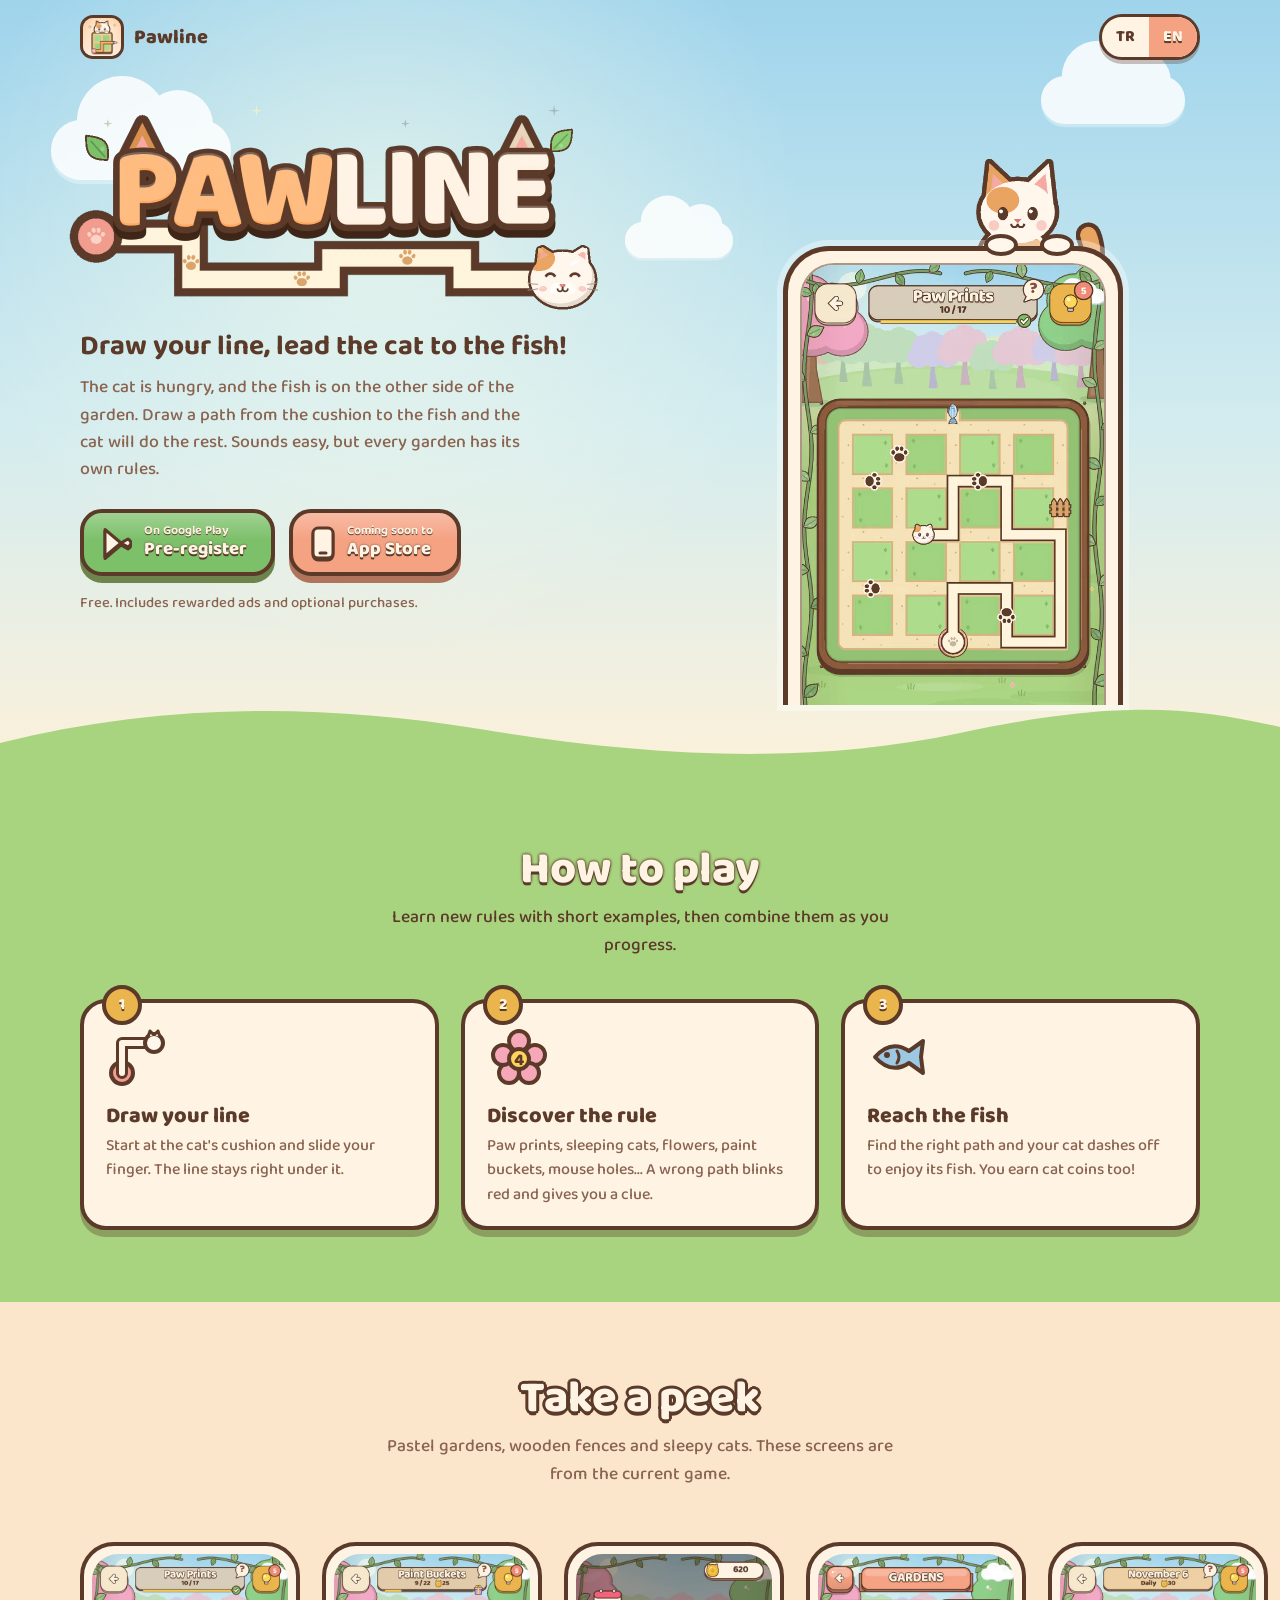
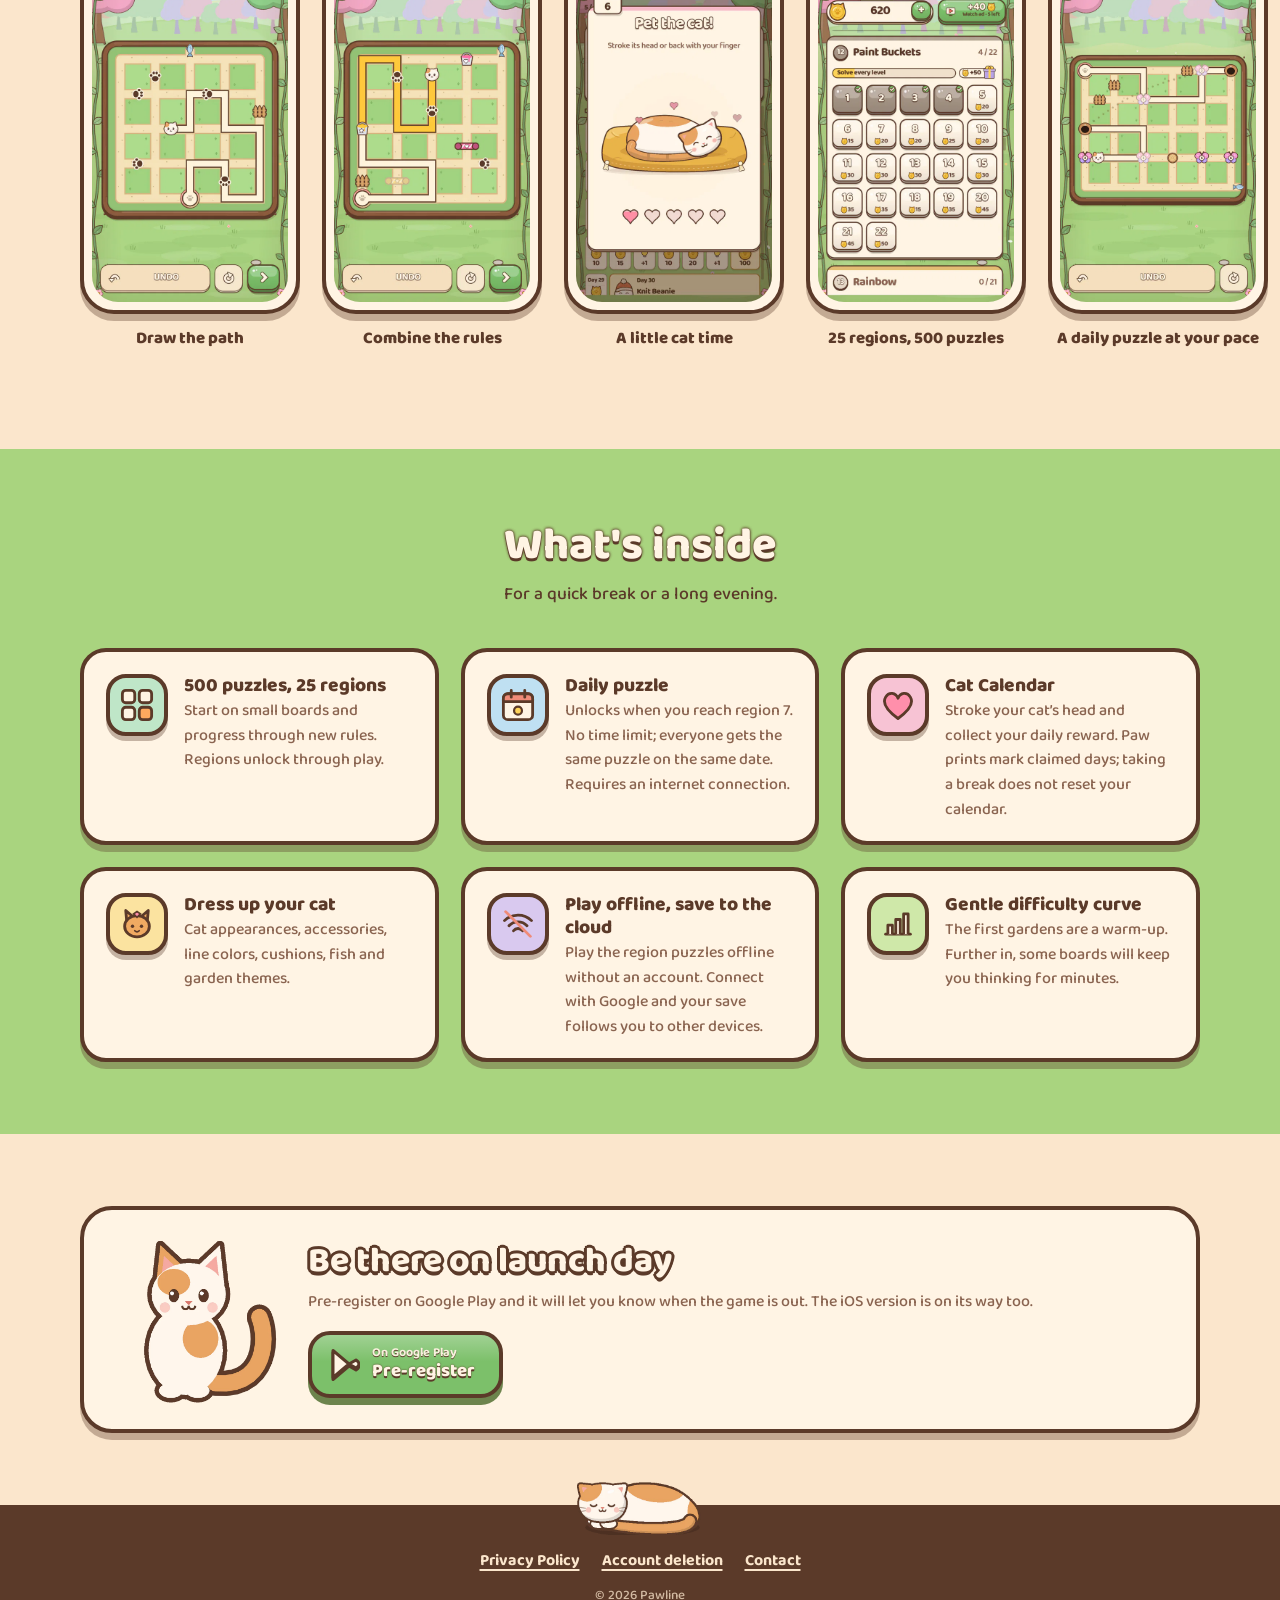
<file: index.html>
<!doctype html>
<html lang="en" data-lang="en" data-home="en" data-title-en="Pawline: Cozy Cat Puzzle" data-title-tr="Pawline: Kedi Bulmacası">
<head>
<meta charset="utf-8">
<meta name="viewport" content="width=device-width, initial-scale=1">
<title>Pawline: Cozy Cat Puzzle</title>
<meta name="description" content="25 regions, 500 main puzzles, daily puzzles without a timer and the Cat Calendar. Lead your cat to the fish, then take a petting break." data-content-tr="25 bölge, 500 ana bulmaca, süresiz günlük bulmaca ve Kedi Takvimi. Kediyi balığa ulaştır, molanda başını okşa." data-content-en="25 regions, 500 main puzzles, daily puzzles without a timer and the Cat Calendar. Lead your cat to the fish, then take a petting break.">
<link rel="canonical" href="https://playpawline.com/">
<link rel="alternate" hreflang="en" href="https://playpawline.com/">
<link rel="alternate" hreflang="tr" href="https://playpawline.com/tr/">
<link rel="alternate" hreflang="x-default" href="https://playpawline.com/">
<meta property="og:type" content="website">
<meta property="og:site_name" content="Pawline">
<meta property="og:url" content="https://playpawline.com/">
<meta property="og:title" content="Pawline: Cozy Cat Puzzle" data-content-tr="Pawline: Kedi Bulmacası" data-content-en="Pawline: Cozy Cat Puzzle">
<meta property="og:description" content="Draw the path to the fish. 25 regions, 500 puzzles and little breaks with your cat." data-content-tr="Balığa giden yolu çiz. 25 bölge, 500 bulmaca ve kediyle küçük molalar." data-content-en="Draw the path to the fish. 25 regions, 500 puzzles and little breaks with your cat.">
<meta property="og:image" content="https://playpawline.com/img/tanitim.jpg">
<meta name="theme-color" content="#9fd4ec">
<link rel="icon" href="favicon.ico" sizes="any">
<link rel="icon" type="image/png" sizes="192x192" href="img/ikon-192.png">
<script type="application/ld+json">{"@context":"https://schema.org","@type":"WebSite","name":"Pawline","url":"https://playpawline.com/"}</script>
<link rel="preload" href="fonts/baloo2.woff2" as="font" type="font/woff2" crossorigin>
<link rel="stylesheet" href="style.css">
</head>
<body>

<header class="bar">
  <a class="brand" href="#"><img src="img/ikon.png" alt=""><span>Pawline</span></a>
  <div class="langs" role="group" aria-label="Dil / Language">
    <button type="button" data-set-lang="tr" aria-pressed="true">TR</button>
    <button type="button" data-set-lang="en" aria-pressed="false">EN</button>
  </div>
</header>

<main>
  <!-- kahraman -->
  <div class="hero">
    <div class="cloud c1"></div><div class="cloud c2"></div><div class="cloud c3"></div>
    <div class="wrap hero-grid">
      <div class="hero-copy">
        <h1 style="margin:0"><img class="logo" src="img/logo.webp" width="1120" height="450" alt="Pawline"></h1>
        <p class="tagline">
          <span lang="tr">Çizgini çek, kediyi balığa ulaştır!</span>
          <span lang="en">Draw your line, lead the cat to the fish!</span>
        </p>
        <p class="lede">
          <span lang="tr">Kedi acıkmış, balık da bahçenin öbür ucunda. Parmağınla minderden balığa bir yol çiz, gerisini kedi halleder. Kulağa kolay geliyor, ama her bahçenin kendi kuralları var.</span>
          <span lang="en">The cat is hungry, and the fish is on the other side of the garden. Draw a path from the cushion to the fish and the cat will do the rest. Sounds easy, but every garden has its own rules.</span>
        </p>
        <div class="cta">
          <a class="chunky" href="https://play.google.com/store/apps/details?id=com.feeyz.pawline" rel="noopener">
            <svg width="30" height="32" viewBox="0 0 30 32" aria-hidden="true"><path d="M3 2.5 L19 16 L3 29.5 Z" fill="#fff4e4" stroke="#5b3a29" stroke-width="3" stroke-linejoin="round"/><path d="M19 16 L26 12 Q29 14 29 16 Q29 18 26 20 Z" fill="#fff4e4" stroke="#5b3a29" stroke-width="3" stroke-linejoin="round"/></svg>
            <span class="t"><small><span lang="tr">Google Play'de</span><span lang="en">On Google Play</span></small><span lang="tr">Ön kayıt ol</span><span lang="en">Pre-register</span></span>
          </a>
          <a class="chunky soon" aria-disabled="true">
            <svg width="24" height="34" viewBox="0 0 24 34" aria-hidden="true"><rect x="2" y="2" width="20" height="30" rx="5" fill="#fff4e4" stroke="#5b3a29" stroke-width="3"/><path d="M9 27 H15" stroke="#5b3a29" stroke-width="3" stroke-linecap="round"/></svg>
            <span class="t"><small><span lang="tr">Çok yakında</span><span lang="en">Coming soon to</span></small>App Store</span>
          </a>
        </div>
        <p class="cta-note">
          <span lang="tr">Ücretsiz. Ödüllü reklam ve isteğe bağlı satın alma içerir.</span>
          <span lang="en">Free. Includes rewarded ads and optional purchases.</span>
        </p>
      </div>
      <div class="hero-art">
        <img class="peek" src="img/kedi.webp" width="640" height="630" alt="">
        <div class="paws" aria-hidden="true"><i></i><i></i></div>
        <div class="phone">
          <img src="img/en/ekran_yol.webp" data-src-tr="img/tr/ekran_yol.webp" data-src-en="img/en/ekran_yol.webp" width="540" height="960" alt="Pawline oyun ekranı: bahçe tahtasında çizilen çizgi ve ucunda kedi" data-alt-en="Pawline game screen: a line drawn on a garden board with the cat at its tip">
        </div>
      </div>
    </div>
    <svg class="meadow" viewBox="0 0 1440 70" preserveAspectRatio="none" aria-hidden="true">
      <path d="M0 40 C 180 0, 360 0, 540 26 S 900 64, 1080 30 S 1340 4, 1440 24 L1440 70 L0 70 Z" fill="#a9d47f" stroke="#5b3a29" stroke-width="0"/>
    </svg>
  </div>

  <!-- nasıl oynanır -->
  <section class="green">
    <div class="wrap">
      <h2><span lang="tr">Nasıl oynanır?</span><span lang="en">How to play</span></h2>
      <p class="sub">
        <span lang="tr">Yeni kuralları kısa örneklerle öğren, ilerledikçe onları birlikte kullan.</span>
        <span lang="en">Learn new rules with short examples, then combine them as you progress.</span>
      </p>
      <div class="steps">
        <div class="card">
          <span class="num">1</span>
          <svg class="ico" viewBox="0 0 64 64" aria-hidden="true"><circle cx="16" cy="48" r="11" fill="#f19c8e" stroke="#5b3a29" stroke-width="4"/><circle cx="16" cy="48" r="5" fill="#fff4e4"/><path d="M16 48 V18 H46" fill="none" stroke="#5b3a29" stroke-width="12" stroke-linecap="round" stroke-linejoin="round"/><path d="M16 48 V18 H46" fill="none" stroke="#fff4e4" stroke-width="6" stroke-linecap="round" stroke-linejoin="round"/><circle cx="48" cy="18" r="9" fill="#fff6ec" stroke="#5b3a29" stroke-width="4"/><path d="M42 12 l2 -6 4 4 M54 12 l-2 -6 -4 4" fill="#fff6ec" stroke="#5b3a29" stroke-width="3" stroke-linejoin="round"/></svg>
          <h3><span lang="tr">Çizgini çek</span><span lang="en">Draw your line</span></h3>
          <p><span lang="tr">Kedi minderinden başla, parmağını kaydır. Çizgi parmağının altında kalır.</span><span lang="en">Start at the cat's cushion and slide your finger. The line stays right under it.</span></p>
        </div>
        <div class="card">
          <span class="num">2</span>
          <svg class="ico" viewBox="0 0 64 64" aria-hidden="true"><g stroke="#5b3a29" stroke-width="4"><circle cx="32" cy="16" r="10" fill="#f6a7b8"/><circle cx="48" cy="30" r="10" fill="#f6a7b8"/><circle cx="42" cy="48" r="10" fill="#f6a7b8"/><circle cx="22" cy="48" r="10" fill="#f6a7b8"/><circle cx="16" cy="30" r="10" fill="#f6a7b8"/><circle cx="32" cy="34" r="10" fill="#ffd45a"/></g><text x="32" y="40" text-anchor="middle" font-family="Baloo 2, sans-serif" font-weight="800" font-size="17" fill="#5b3a29">4</text></svg>
          <h3><span lang="tr">Kuralı keşfet</span><span lang="en">Discover the rule</span></h3>
          <p><span lang="tr">Patiler, uyuyan kediler, çiçekler, boya kovaları, fare delikleri... Yanlış yol kırmızı yanıp söner ve sana ipucu verir.</span><span lang="en">Paw prints, sleeping cats, flowers, paint buckets, mouse holes... A wrong path blinks red and gives you a clue.</span></p>
        </div>
        <div class="card">
          <span class="num">3</span>
          <svg class="ico" viewBox="0 0 64 64" aria-hidden="true"><path d="M8 32 Q 24 14 42 26 L 56 16 L 54 32 L 56 48 L 42 38 Q 24 50 8 32 Z" fill="#9cc8e4" stroke="#5b3a29" stroke-width="4" stroke-linejoin="round"/><circle cx="20" cy="30" r="3" fill="#5b3a29"/><path d="M30 26 q4 6 0 12" fill="none" stroke="#5b3a29" stroke-width="3" stroke-linecap="round"/></svg>
          <h3><span lang="tr">Balığa ulaş</span><span lang="en">Reach the fish</span></h3>
          <p><span lang="tr">Doğru yolu bulunca kedin koşup balığını afiyetle yer. Sen de kedi parası kazanırsın!</span><span lang="en">Find the right path and your cat dashes off to enjoy its fish. You earn cat coins too!</span></p>
        </div>
      </div>
    </div>
  </section>

  <!-- ekranlar -->
  <section>
    <div class="wrap">
      <h2><span lang="tr">Bahçeye bir göz at</span><span lang="en">Take a peek</span></h2>
      <p class="sub"><span lang="tr">Pastel bahçeler, tahta çitler, uykucu kediler. Aşağıdaki ekranlar güncel oyundan.</span><span lang="en">Pastel gardens, wooden fences and sleepy cats. These screens are from the current game.</span></p>
      <div class="gallery" tabindex="0" aria-label="Ekran görüntüleri / Screenshots">
        <figure class="shot"><div class="frame"><img loading="lazy" src="img/en/ekran_yol.webp" data-src-tr="img/tr/ekran_yol.webp" data-src-en="img/en/ekran_yol.webp" width="540" height="960" alt="Minderden balığa çizilen yol ve yolu izleyen kedi." data-alt-en="A path from the cushion to the fish, followed by a cat."></div>
          <figcaption><span lang="tr">Yolunu çiz</span><span lang="en">Draw the path</span></figcaption></figure>
        <figure class="shot"><div class="frame"><img loading="lazy" src="img/en/ekran_boya.webp" data-src-tr="img/tr/ekran_boya.webp" data-src-en="img/en/ekran_boya.webp" width="540" height="960" alt="Boya kovaları ve renkli kapılar içeren bulmaca." data-alt-en="A puzzle with paint buckets and colored gates."></div>
          <figcaption><span lang="tr">Kuralları birlikte kullan</span><span lang="en">Combine the rules</span></figcaption></figure>
        <figure class="shot"><div class="frame"><img loading="lazy" src="img/en/ekran_sevme.webp" data-src-tr="img/tr/ekran_sevme.webp" data-src-en="img/en/ekran_sevme.webp" width="540" height="960" alt="Kedi Takvimi’nde okşanan kedi ve dolan kalpler." data-alt-en="A cat being stroked in the Cat Calendar, with hearts filling."></div>
          <figcaption><span lang="tr">Biraz kedi molası</span><span lang="en">A little cat time</span></figcaption></figure>
        <figure class="shot"><div class="frame"><img loading="lazy" src="img/en/ekran_bolumler.webp" data-src-tr="img/tr/ekran_bolumler.webp" data-src-en="img/en/ekran_bolumler.webp" width="540" height="960" alt="Bölgeler, ilerleme ve henüz açılmamış bahçeler." data-alt-en="Regions, progress and gardens still to unlock."></div>
          <figcaption><span lang="tr">25 bölge, 500 bulmaca</span><span lang="en">25 regions, 500 puzzles</span></figcaption></figure>
        <figure class="shot"><div class="frame"><img loading="lazy" src="img/en/ekran_gunluk.webp" data-src-tr="img/tr/ekran_gunluk.webp" data-src-en="img/en/ekran_gunluk.webp" width="540" height="960" alt="Süre sınırı olmayan günlük bulmaca." data-alt-en="A daily puzzle with no time limit."></div>
          <figcaption><span lang="tr">Günlük bulmaca, kendi temponda</span><span lang="en">A daily puzzle at your pace</span></figcaption></figure>
        <figure class="shot"><div class="frame"><img loading="lazy" src="img/en/ekran_dukkan.webp" data-src-tr="img/tr/ekran_dukkan.webp" data-src-en="img/en/ekran_dukkan.webp" width="540" height="960" alt="Kedi, aksesuarlar ve kedi parası fiyatları." data-alt-en="A cat, accessories and prices in cat coins."></div>
          <figcaption><span lang="tr">Kedine göre bir seçim</span><span lang="en">Make it your cat</span></figcaption></figure>
        <figure class="shot"><div class="frame"><img loading="lazy" src="img/en/ekran_tema.webp" data-src-tr="img/tr/ekran_tema.webp" data-src-en="img/en/ekran_tema.webp" width="540" height="960" alt="Yaz teması seçili ana menü." data-alt-en="The main menu with the summer theme."></div>
          <figcaption><span lang="tr">Bahçen de değişsin</span><span lang="en">A change of scenery</span></figcaption></figure>
      </div>
    </div>
  </section>

  <!-- özellikler -->
  <section class="green">
    <div class="wrap">
      <h2><span lang="tr">İçinde neler var?</span><span lang="en">What's inside</span></h2>
      <p class="sub"><span lang="tr">Kısa molalar için de uzun akşamlar için de.</span><span lang="en">For a quick break or a long evening.</span></p>
      <div class="features">
        <div class="feature card">
          <span class="badge" style="background:#bfe6c8"><svg width="36" height="36" viewBox="0 0 64 64" aria-hidden="true"><g fill="#fff4e4" stroke="#5b3a29" stroke-width="5"><rect x="6" y="6" width="22" height="22" rx="6"/><rect x="36" y="6" width="22" height="22" rx="6"/><rect x="6" y="36" width="22" height="22" rx="6"/><rect x="36" y="36" width="22" height="22" rx="6" fill="#ffa95e"/></g></svg></span>
          <div><h3><span lang="tr">500 bulmaca, 25 bölge</span><span lang="en">500 puzzles, 25 regions</span></h3>
          <p><span lang="tr">Küçük tahtalarda başla, yeni kurallarla ilerle. Bölgeler oyun içinde açılır.</span><span lang="en">Start on small boards and progress through new rules. Regions unlock through play.</span></p></div>
        </div>
        <div class="feature card">
          <span class="badge" style="background:#bfe0f2"><svg width="36" height="36" viewBox="0 0 64 64" aria-hidden="true"><g stroke="#5b3a29" stroke-width="5" stroke-linejoin="round"><rect x="6" y="12" width="52" height="46" rx="8" fill="#fff4e4"/><path d="M6 20 a8 8 0 0 1 8 -8 h36 a8 8 0 0 1 8 8 v6 H6 Z" fill="#ef8b78"/><path d="M20 6 v12 M44 6 v12" stroke-linecap="round"/></g><circle cx="32" cy="42" r="7" fill="#ffd45a" stroke="#5b3a29" stroke-width="4"/></svg></span>
          <div><h3><span lang="tr">Günlük bulmaca</span><span lang="en">Daily puzzle</span></h3>
          <p><span lang="tr">7. bölgeye ulaşınca açılır. Süre sınırı yok; aynı tarihte herkes aynı bulmacayı çözer. İnternet gerekir.</span><span lang="en">Unlocks when you reach region 7. No time limit; everyone gets the same puzzle on the same date. Requires an internet connection.</span></p></div>
        </div>
        <div class="feature card">
          <span class="badge" style="background:#f7c3d4"><svg width="36" height="36" viewBox="0 0 64 64" aria-hidden="true"><path d="M32 56 C 10 40, 4 28, 10 18 C 16 8, 28 10, 32 20 C 36 10, 48 8, 54 18 C 60 28, 54 40, 32 56 Z" fill="#ff8fab" stroke="#5b3a29" stroke-width="5" stroke-linejoin="round"/></svg></span>
          <div><h3><span lang="tr">Kedi Takvimi</span><span lang="en">Cat Calendar</span></h3>
          <p><span lang="tr">Kedinin başını okşa, günlük ödülünü al. Topladığın günleri pati izleri gösterir; ara verince takvimin sıfırlanmaz.</span><span lang="en">Stroke your cat’s head and collect your daily reward. Paw prints mark claimed days; taking a break does not reset your calendar.</span></p></div>
        </div>
        <div class="feature card">
          <span class="badge" style="background:#fbe3a0"><svg width="36" height="36" viewBox="0 0 64 64" aria-hidden="true"><g stroke="#5b3a29" stroke-width="5" stroke-linejoin="round"><path d="M14 30 L12 8 L26 20 M50 30 L52 8 L38 20" fill="#f0aa62"/><ellipse cx="32" cy="36" rx="22" ry="19" fill="#f0aa62"/></g><circle cx="24" cy="36" r="3" fill="#5b3a29"/><circle cx="40" cy="36" r="3" fill="#5b3a29"/><path d="M28 44 q4 4 8 0" fill="none" stroke="#5b3a29" stroke-width="3" stroke-linecap="round"/><path d="M26 14 l6 6 6 -6 -6 -4 z" fill="#ff8fab" stroke="#5b3a29" stroke-width="3"/></svg></span>
          <div><h3><span lang="tr">Kedini süsle</span><span lang="en">Dress up your cat</span></h3>
          <p><span lang="tr">Kedi görünümleri, aksesuarlar, çizgi renkleri, minderler, balıklar ve bahçe temaları.</span><span lang="en">Cat appearances, accessories, line colors, cushions, fish and garden themes.</span></p></div>
        </div>
        <div class="feature card">
          <span class="badge" style="background:#d9c9ef"><svg width="36" height="36" viewBox="0 0 64 64" aria-hidden="true"><g fill="none" stroke="#5b3a29" stroke-width="5" stroke-linecap="round"><path d="M8 26 a34 34 0 0 1 48 0"/><path d="M16 35 a22 22 0 0 1 32 0"/><path d="M24 44 a10 10 0 0 1 16 0"/><path d="M10 10 L54 54" stroke="#ef8b78"/></g></svg></span>
          <div><h3><span lang="tr">İnternetsiz oyna, bulutta sakla</span><span lang="en">Play offline, save to the cloud</span></h3>
          <p><span lang="tr">Bölge bulmacalarını hesap açmadan, internet olmadan oynayabilirsin. Google ile bağlanırsan kaydın başka cihazda da seninle.</span><span lang="en">Play the region puzzles offline without an account. Connect with Google and your save follows you to other devices.</span></p></div>
        </div>
        <div class="feature card">
          <span class="badge" style="background:#cfe8a9"><svg width="36" height="36" viewBox="0 0 64 64" aria-hidden="true"><g stroke="#5b3a29" stroke-width="5" stroke-linejoin="round"><path d="M10 50 h44" stroke-linecap="round"/><path d="M14 50 v-16 h8 v16 M28 50 v-26 h8 v26 M42 50 v-36 h8 v36" fill="#fff4e4"/></g></svg></span>
          <div><h3><span lang="tr">Kolaydan zora</span><span lang="en">Gentle difficulty curve</span></h3>
          <p><span lang="tr">İlk bahçeler ısınma turu. Sonlara doğru bir tahtanın başında dakikalarca düşüneceksin.</span><span lang="en">The first gardens are a warm-up. Further in, some boards will keep you thinking for minutes.</span></p></div>
        </div>
      </div>
    </div>
  </section>

  <!-- ön kayıt -->
  <section id="on-kayit">
    <div class="wrap">
      <div class="invite">
        <img src="img/kedi.webp" width="640" height="630" alt="">
        <div>
          <h2><span lang="tr">Çıkış gününü kaçırma</span><span lang="en">Be there on launch day</span></h2>
          <p>
            <span lang="tr">Google Play'de ön kayıt ol, oyun çıkınca Google Play sana haber versin. iOS sürümü de yolda.</span>
            <span lang="en">Pre-register on Google Play and it will let you know when the game is out. The iOS version is on its way too.</span>
          </p>
          <a class="chunky" href="https://play.google.com/store/apps/details?id=com.feeyz.pawline" rel="noopener">
            <svg width="30" height="32" viewBox="0 0 30 32" aria-hidden="true"><path d="M3 2.5 L19 16 L3 29.5 Z" fill="#fff4e4" stroke="#5b3a29" stroke-width="3" stroke-linejoin="round"/><path d="M19 16 L26 12 Q29 14 29 16 Q29 18 26 20 Z" fill="#fff4e4" stroke="#5b3a29" stroke-width="3" stroke-linejoin="round"/></svg>
            <span class="t"><small><span lang="tr">Google Play'de</span><span lang="en">On Google Play</span></small><span lang="tr">Ön kayıt ol</span><span lang="en">Pre-register</span></span>
          </a>
        </div>
      </div>
    </div>
  </section>
</main>

<footer>
  <img class="sleepy" src="img/uyuyan_kedi.webp" width="480" height="260" alt="">
  <nav>
    <a href="gizlilik.html"><span lang="tr">Gizlilik Politikası</span><span lang="en">Privacy Policy</span></a>
    <a href="hesap-silme.html"><span lang="tr">Hesap silme</span><span lang="en">Account deletion</span></a>
    <a href="mailto:feeyzgames@gmail.com"><span lang="tr">İletişim</span><span lang="en">Contact</span></a>
  </nav>
  <small>© 2026 Pawline</small>
</footer>

<script src="lang.js"></script>
</body>
</html>
</file>
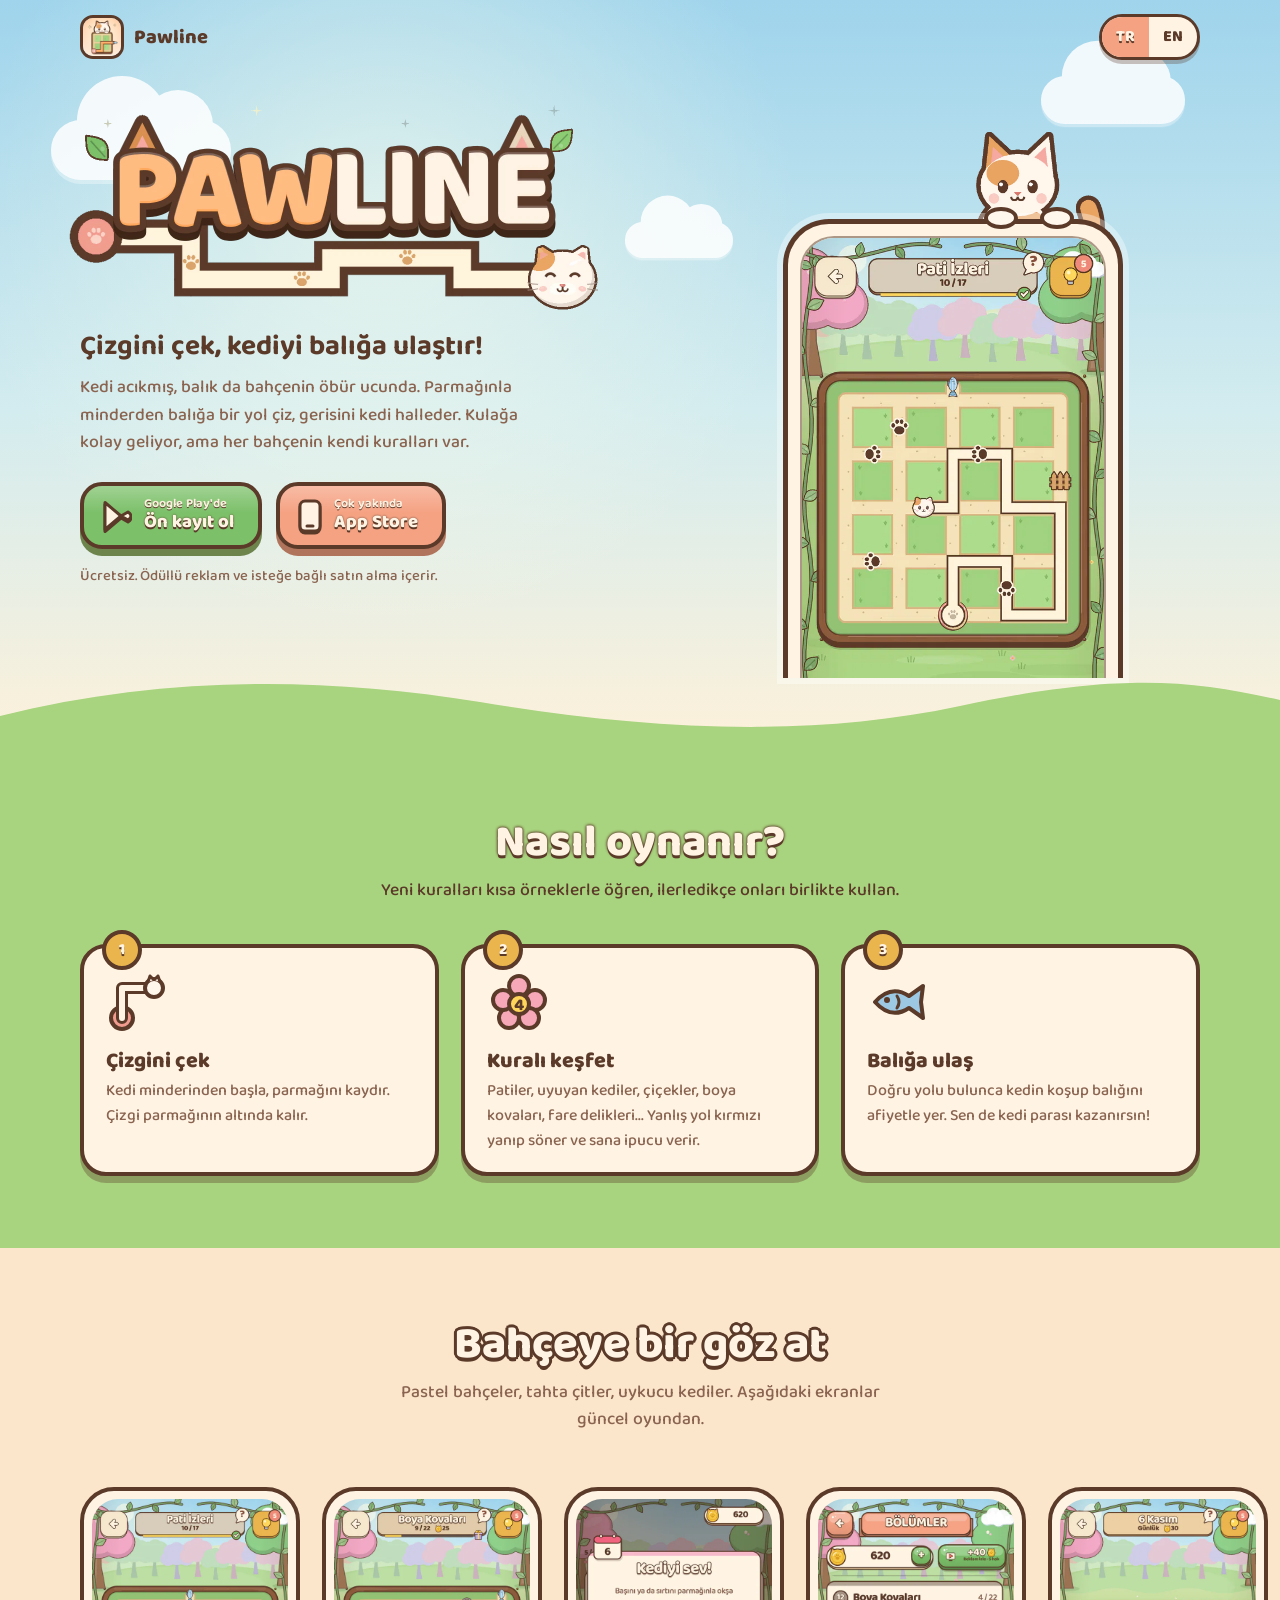
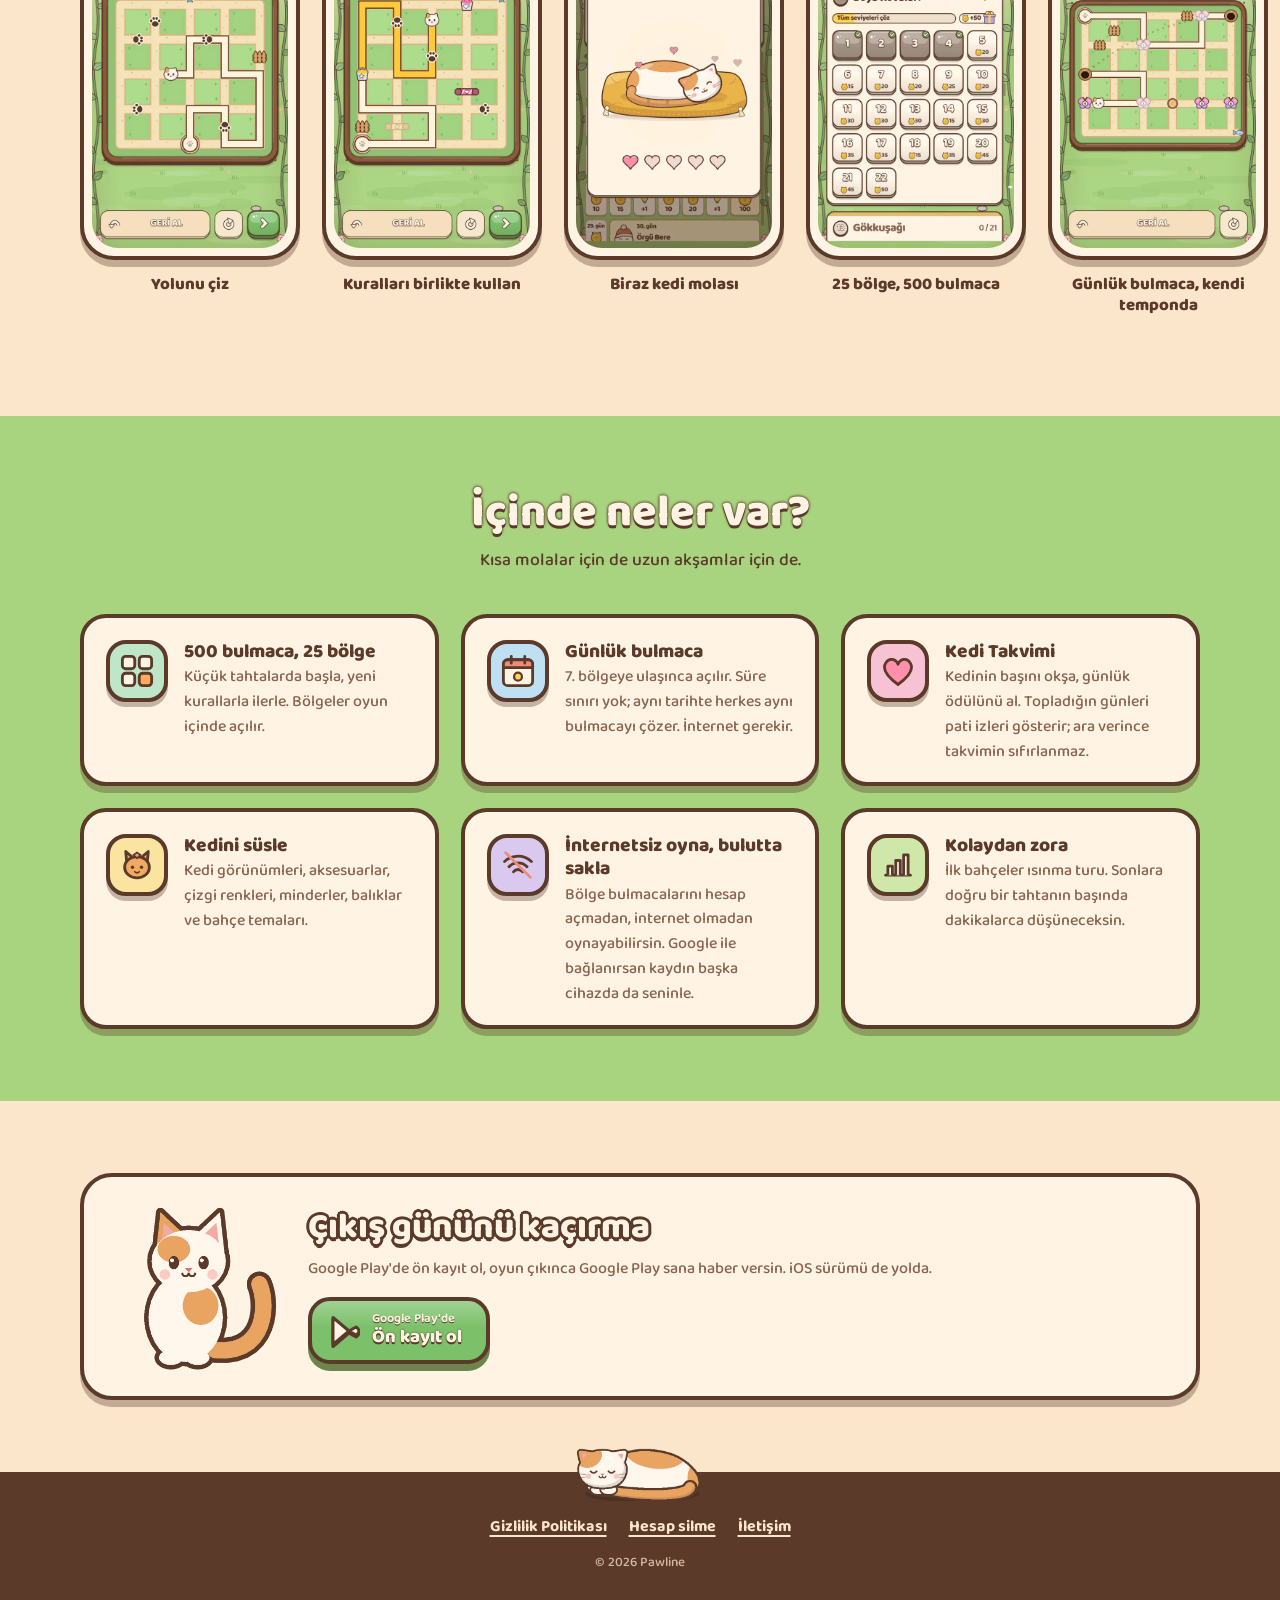
<file: tr/index.html>
<!doctype html>
<html lang="tr" data-lang="tr" data-home="tr" data-title-en="Pawline: Cozy Cat Puzzle" data-title-tr="Pawline: Kedi Bulmacası">
<head>
<meta charset="utf-8">
<meta name="viewport" content="width=device-width, initial-scale=1">
<title>Pawline: Kedi Bulmacası</title>
<meta name="description" content="25 bölge, 500 ana bulmaca, süresiz günlük bulmaca ve Kedi Takvimi. Kediyi balığa ulaştır, molanda başını okşa." data-content-tr="25 bölge, 500 ana bulmaca, süresiz günlük bulmaca ve Kedi Takvimi. Kediyi balığa ulaştır, molanda başını okşa." data-content-en="25 regions, 500 main puzzles, daily puzzles without a timer and the Cat Calendar. Lead your cat to the fish, then take a petting break.">
<link rel="canonical" href="https://playpawline.com/tr/">
<link rel="alternate" hreflang="en" href="https://playpawline.com/">
<link rel="alternate" hreflang="tr" href="https://playpawline.com/tr/">
<link rel="alternate" hreflang="x-default" href="https://playpawline.com/">
<meta property="og:type" content="website">
<meta property="og:site_name" content="Pawline">
<meta property="og:url" content="https://playpawline.com/tr/">
<meta property="og:title" content="Pawline: Kedi Bulmacası" data-content-tr="Pawline: Kedi Bulmacası" data-content-en="Pawline: Cozy Cat Puzzle">
<meta property="og:description" content="Balığa giden yolu çiz. 25 bölge, 500 bulmaca ve kediyle küçük molalar." data-content-tr="Balığa giden yolu çiz. 25 bölge, 500 bulmaca ve kediyle küçük molalar." data-content-en="Draw the path to the fish. 25 regions, 500 puzzles and little breaks with your cat.">
<meta property="og:image" content="https://playpawline.com/img/tanitim.jpg">
<meta name="theme-color" content="#9fd4ec">
<link rel="icon" href="../favicon.ico" sizes="any">
<link rel="icon" type="image/png" sizes="192x192" href="../img/ikon-192.png">
<script type="application/ld+json">{"@context":"https://schema.org","@type":"WebSite","name":"Pawline","url":"https://playpawline.com/"}</script>
<link rel="preload" href="../fonts/baloo2.woff2" as="font" type="font/woff2" crossorigin>
<link rel="stylesheet" href="../style.css">
</head>
<body>

<header class="bar">
  <a class="brand" href="#"><img src="../img/ikon.png" alt=""><span>Pawline</span></a>
  <div class="langs" role="group" aria-label="Dil / Language">
    <button type="button" data-set-lang="tr" aria-pressed="true">TR</button>
    <button type="button" data-set-lang="en" aria-pressed="false">EN</button>
  </div>
</header>

<main>
  <!-- kahraman -->
  <div class="hero">
    <div class="cloud c1"></div><div class="cloud c2"></div><div class="cloud c3"></div>
    <div class="wrap hero-grid">
      <div class="hero-copy">
        <h1 style="margin:0"><img class="logo" src="../img/logo.webp" width="1120" height="450" alt="Pawline"></h1>
        <p class="tagline">
          <span lang="tr">Çizgini çek, kediyi balığa ulaştır!</span>
          <span lang="en">Draw your line, lead the cat to the fish!</span>
        </p>
        <p class="lede">
          <span lang="tr">Kedi acıkmış, balık da bahçenin öbür ucunda. Parmağınla minderden balığa bir yol çiz, gerisini kedi halleder. Kulağa kolay geliyor, ama her bahçenin kendi kuralları var.</span>
          <span lang="en">The cat is hungry, and the fish is on the other side of the garden. Draw a path from the cushion to the fish and the cat will do the rest. Sounds easy, but every garden has its own rules.</span>
        </p>
        <div class="cta">
          <a class="chunky" href="https://play.google.com/store/apps/details?id=com.feeyz.pawline" rel="noopener">
            <svg width="30" height="32" viewBox="0 0 30 32" aria-hidden="true"><path d="M3 2.5 L19 16 L3 29.5 Z" fill="#fff4e4" stroke="#5b3a29" stroke-width="3" stroke-linejoin="round"/><path d="M19 16 L26 12 Q29 14 29 16 Q29 18 26 20 Z" fill="#fff4e4" stroke="#5b3a29" stroke-width="3" stroke-linejoin="round"/></svg>
            <span class="t"><small><span lang="tr">Google Play'de</span><span lang="en">On Google Play</span></small><span lang="tr">Ön kayıt ol</span><span lang="en">Pre-register</span></span>
          </a>
          <a class="chunky soon" aria-disabled="true">
            <svg width="24" height="34" viewBox="0 0 24 34" aria-hidden="true"><rect x="2" y="2" width="20" height="30" rx="5" fill="#fff4e4" stroke="#5b3a29" stroke-width="3"/><path d="M9 27 H15" stroke="#5b3a29" stroke-width="3" stroke-linecap="round"/></svg>
            <span class="t"><small><span lang="tr">Çok yakında</span><span lang="en">Coming soon to</span></small>App Store</span>
          </a>
        </div>
        <p class="cta-note">
          <span lang="tr">Ücretsiz. Ödüllü reklam ve isteğe bağlı satın alma içerir.</span>
          <span lang="en">Free. Includes rewarded ads and optional purchases.</span>
        </p>
      </div>
      <div class="hero-art">
        <img class="peek" src="../img/kedi.webp" width="640" height="630" alt="">
        <div class="paws" aria-hidden="true"><i></i><i></i></div>
        <div class="phone">
          <img src="../img/tr/ekran_yol.webp" data-src-tr="../img/tr/ekran_yol.webp" data-src-en="../img/en/ekran_yol.webp" width="540" height="960" alt="Pawline oyun ekranı: bahçe tahtasında çizilen çizgi ve ucunda kedi" data-alt-en="Pawline game screen: a line drawn on a garden board with the cat at its tip">
        </div>
      </div>
    </div>
    <svg class="meadow" viewBox="0 0 1440 70" preserveAspectRatio="none" aria-hidden="true">
      <path d="M0 40 C 180 0, 360 0, 540 26 S 900 64, 1080 30 S 1340 4, 1440 24 L1440 70 L0 70 Z" fill="#a9d47f" stroke="#5b3a29" stroke-width="0"/>
    </svg>
  </div>

  <!-- nasıl oynanır -->
  <section class="green">
    <div class="wrap">
      <h2><span lang="tr">Nasıl oynanır?</span><span lang="en">How to play</span></h2>
      <p class="sub">
        <span lang="tr">Yeni kuralları kısa örneklerle öğren, ilerledikçe onları birlikte kullan.</span>
        <span lang="en">Learn new rules with short examples, then combine them as you progress.</span>
      </p>
      <div class="steps">
        <div class="card">
          <span class="num">1</span>
          <svg class="ico" viewBox="0 0 64 64" aria-hidden="true"><circle cx="16" cy="48" r="11" fill="#f19c8e" stroke="#5b3a29" stroke-width="4"/><circle cx="16" cy="48" r="5" fill="#fff4e4"/><path d="M16 48 V18 H46" fill="none" stroke="#5b3a29" stroke-width="12" stroke-linecap="round" stroke-linejoin="round"/><path d="M16 48 V18 H46" fill="none" stroke="#fff4e4" stroke-width="6" stroke-linecap="round" stroke-linejoin="round"/><circle cx="48" cy="18" r="9" fill="#fff6ec" stroke="#5b3a29" stroke-width="4"/><path d="M42 12 l2 -6 4 4 M54 12 l-2 -6 -4 4" fill="#fff6ec" stroke="#5b3a29" stroke-width="3" stroke-linejoin="round"/></svg>
          <h3><span lang="tr">Çizgini çek</span><span lang="en">Draw your line</span></h3>
          <p><span lang="tr">Kedi minderinden başla, parmağını kaydır. Çizgi parmağının altında kalır.</span><span lang="en">Start at the cat's cushion and slide your finger. The line stays right under it.</span></p>
        </div>
        <div class="card">
          <span class="num">2</span>
          <svg class="ico" viewBox="0 0 64 64" aria-hidden="true"><g stroke="#5b3a29" stroke-width="4"><circle cx="32" cy="16" r="10" fill="#f6a7b8"/><circle cx="48" cy="30" r="10" fill="#f6a7b8"/><circle cx="42" cy="48" r="10" fill="#f6a7b8"/><circle cx="22" cy="48" r="10" fill="#f6a7b8"/><circle cx="16" cy="30" r="10" fill="#f6a7b8"/><circle cx="32" cy="34" r="10" fill="#ffd45a"/></g><text x="32" y="40" text-anchor="middle" font-family="Baloo 2, sans-serif" font-weight="800" font-size="17" fill="#5b3a29">4</text></svg>
          <h3><span lang="tr">Kuralı keşfet</span><span lang="en">Discover the rule</span></h3>
          <p><span lang="tr">Patiler, uyuyan kediler, çiçekler, boya kovaları, fare delikleri... Yanlış yol kırmızı yanıp söner ve sana ipucu verir.</span><span lang="en">Paw prints, sleeping cats, flowers, paint buckets, mouse holes... A wrong path blinks red and gives you a clue.</span></p>
        </div>
        <div class="card">
          <span class="num">3</span>
          <svg class="ico" viewBox="0 0 64 64" aria-hidden="true"><path d="M8 32 Q 24 14 42 26 L 56 16 L 54 32 L 56 48 L 42 38 Q 24 50 8 32 Z" fill="#9cc8e4" stroke="#5b3a29" stroke-width="4" stroke-linejoin="round"/><circle cx="20" cy="30" r="3" fill="#5b3a29"/><path d="M30 26 q4 6 0 12" fill="none" stroke="#5b3a29" stroke-width="3" stroke-linecap="round"/></svg>
          <h3><span lang="tr">Balığa ulaş</span><span lang="en">Reach the fish</span></h3>
          <p><span lang="tr">Doğru yolu bulunca kedin koşup balığını afiyetle yer. Sen de kedi parası kazanırsın!</span><span lang="en">Find the right path and your cat dashes off to enjoy its fish. You earn cat coins too!</span></p>
        </div>
      </div>
    </div>
  </section>

  <!-- ekranlar -->
  <section>
    <div class="wrap">
      <h2><span lang="tr">Bahçeye bir göz at</span><span lang="en">Take a peek</span></h2>
      <p class="sub"><span lang="tr">Pastel bahçeler, tahta çitler, uykucu kediler. Aşağıdaki ekranlar güncel oyundan.</span><span lang="en">Pastel gardens, wooden fences and sleepy cats. These screens are from the current game.</span></p>
      <div class="gallery" tabindex="0" aria-label="Ekran görüntüleri / Screenshots">
        <figure class="shot"><div class="frame"><img loading="lazy" src="../img/tr/ekran_yol.webp" data-src-tr="../img/tr/ekran_yol.webp" data-src-en="../img/en/ekran_yol.webp" width="540" height="960" alt="Minderden balığa çizilen yol ve yolu izleyen kedi." data-alt-en="A path from the cushion to the fish, followed by a cat."></div>
          <figcaption><span lang="tr">Yolunu çiz</span><span lang="en">Draw the path</span></figcaption></figure>
        <figure class="shot"><div class="frame"><img loading="lazy" src="../img/tr/ekran_boya.webp" data-src-tr="../img/tr/ekran_boya.webp" data-src-en="../img/en/ekran_boya.webp" width="540" height="960" alt="Boya kovaları ve renkli kapılar içeren bulmaca." data-alt-en="A puzzle with paint buckets and colored gates."></div>
          <figcaption><span lang="tr">Kuralları birlikte kullan</span><span lang="en">Combine the rules</span></figcaption></figure>
        <figure class="shot"><div class="frame"><img loading="lazy" src="../img/tr/ekran_sevme.webp" data-src-tr="../img/tr/ekran_sevme.webp" data-src-en="../img/en/ekran_sevme.webp" width="540" height="960" alt="Kedi Takvimi’nde okşanan kedi ve dolan kalpler." data-alt-en="A cat being stroked in the Cat Calendar, with hearts filling."></div>
          <figcaption><span lang="tr">Biraz kedi molası</span><span lang="en">A little cat time</span></figcaption></figure>
        <figure class="shot"><div class="frame"><img loading="lazy" src="../img/tr/ekran_bolumler.webp" data-src-tr="../img/tr/ekran_bolumler.webp" data-src-en="../img/en/ekran_bolumler.webp" width="540" height="960" alt="Bölgeler, ilerleme ve henüz açılmamış bahçeler." data-alt-en="Regions, progress and gardens still to unlock."></div>
          <figcaption><span lang="tr">25 bölge, 500 bulmaca</span><span lang="en">25 regions, 500 puzzles</span></figcaption></figure>
        <figure class="shot"><div class="frame"><img loading="lazy" src="../img/tr/ekran_gunluk.webp" data-src-tr="../img/tr/ekran_gunluk.webp" data-src-en="../img/en/ekran_gunluk.webp" width="540" height="960" alt="Süre sınırı olmayan günlük bulmaca." data-alt-en="A daily puzzle with no time limit."></div>
          <figcaption><span lang="tr">Günlük bulmaca, kendi temponda</span><span lang="en">A daily puzzle at your pace</span></figcaption></figure>
        <figure class="shot"><div class="frame"><img loading="lazy" src="../img/tr/ekran_dukkan.webp" data-src-tr="../img/tr/ekran_dukkan.webp" data-src-en="../img/en/ekran_dukkan.webp" width="540" height="960" alt="Kedi, aksesuarlar ve kedi parası fiyatları." data-alt-en="A cat, accessories and prices in cat coins."></div>
          <figcaption><span lang="tr">Kedine göre bir seçim</span><span lang="en">Make it your cat</span></figcaption></figure>
        <figure class="shot"><div class="frame"><img loading="lazy" src="../img/tr/ekran_tema.webp" data-src-tr="../img/tr/ekran_tema.webp" data-src-en="../img/en/ekran_tema.webp" width="540" height="960" alt="Yaz teması seçili ana menü." data-alt-en="The main menu with the summer theme."></div>
          <figcaption><span lang="tr">Bahçen de değişsin</span><span lang="en">A change of scenery</span></figcaption></figure>
      </div>
    </div>
  </section>

  <!-- özellikler -->
  <section class="green">
    <div class="wrap">
      <h2><span lang="tr">İçinde neler var?</span><span lang="en">What's inside</span></h2>
      <p class="sub"><span lang="tr">Kısa molalar için de uzun akşamlar için de.</span><span lang="en">For a quick break or a long evening.</span></p>
      <div class="features">
        <div class="feature card">
          <span class="badge" style="background:#bfe6c8"><svg width="36" height="36" viewBox="0 0 64 64" aria-hidden="true"><g fill="#fff4e4" stroke="#5b3a29" stroke-width="5"><rect x="6" y="6" width="22" height="22" rx="6"/><rect x="36" y="6" width="22" height="22" rx="6"/><rect x="6" y="36" width="22" height="22" rx="6"/><rect x="36" y="36" width="22" height="22" rx="6" fill="#ffa95e"/></g></svg></span>
          <div><h3><span lang="tr">500 bulmaca, 25 bölge</span><span lang="en">500 puzzles, 25 regions</span></h3>
          <p><span lang="tr">Küçük tahtalarda başla, yeni kurallarla ilerle. Bölgeler oyun içinde açılır.</span><span lang="en">Start on small boards and progress through new rules. Regions unlock through play.</span></p></div>
        </div>
        <div class="feature card">
          <span class="badge" style="background:#bfe0f2"><svg width="36" height="36" viewBox="0 0 64 64" aria-hidden="true"><g stroke="#5b3a29" stroke-width="5" stroke-linejoin="round"><rect x="6" y="12" width="52" height="46" rx="8" fill="#fff4e4"/><path d="M6 20 a8 8 0 0 1 8 -8 h36 a8 8 0 0 1 8 8 v6 H6 Z" fill="#ef8b78"/><path d="M20 6 v12 M44 6 v12" stroke-linecap="round"/></g><circle cx="32" cy="42" r="7" fill="#ffd45a" stroke="#5b3a29" stroke-width="4"/></svg></span>
          <div><h3><span lang="tr">Günlük bulmaca</span><span lang="en">Daily puzzle</span></h3>
          <p><span lang="tr">7. bölgeye ulaşınca açılır. Süre sınırı yok; aynı tarihte herkes aynı bulmacayı çözer. İnternet gerekir.</span><span lang="en">Unlocks when you reach region 7. No time limit; everyone gets the same puzzle on the same date. Requires an internet connection.</span></p></div>
        </div>
        <div class="feature card">
          <span class="badge" style="background:#f7c3d4"><svg width="36" height="36" viewBox="0 0 64 64" aria-hidden="true"><path d="M32 56 C 10 40, 4 28, 10 18 C 16 8, 28 10, 32 20 C 36 10, 48 8, 54 18 C 60 28, 54 40, 32 56 Z" fill="#ff8fab" stroke="#5b3a29" stroke-width="5" stroke-linejoin="round"/></svg></span>
          <div><h3><span lang="tr">Kedi Takvimi</span><span lang="en">Cat Calendar</span></h3>
          <p><span lang="tr">Kedinin başını okşa, günlük ödülünü al. Topladığın günleri pati izleri gösterir; ara verince takvimin sıfırlanmaz.</span><span lang="en">Stroke your cat’s head and collect your daily reward. Paw prints mark claimed days; taking a break does not reset your calendar.</span></p></div>
        </div>
        <div class="feature card">
          <span class="badge" style="background:#fbe3a0"><svg width="36" height="36" viewBox="0 0 64 64" aria-hidden="true"><g stroke="#5b3a29" stroke-width="5" stroke-linejoin="round"><path d="M14 30 L12 8 L26 20 M50 30 L52 8 L38 20" fill="#f0aa62"/><ellipse cx="32" cy="36" rx="22" ry="19" fill="#f0aa62"/></g><circle cx="24" cy="36" r="3" fill="#5b3a29"/><circle cx="40" cy="36" r="3" fill="#5b3a29"/><path d="M28 44 q4 4 8 0" fill="none" stroke="#5b3a29" stroke-width="3" stroke-linecap="round"/><path d="M26 14 l6 6 6 -6 -6 -4 z" fill="#ff8fab" stroke="#5b3a29" stroke-width="3"/></svg></span>
          <div><h3><span lang="tr">Kedini süsle</span><span lang="en">Dress up your cat</span></h3>
          <p><span lang="tr">Kedi görünümleri, aksesuarlar, çizgi renkleri, minderler, balıklar ve bahçe temaları.</span><span lang="en">Cat appearances, accessories, line colors, cushions, fish and garden themes.</span></p></div>
        </div>
        <div class="feature card">
          <span class="badge" style="background:#d9c9ef"><svg width="36" height="36" viewBox="0 0 64 64" aria-hidden="true"><g fill="none" stroke="#5b3a29" stroke-width="5" stroke-linecap="round"><path d="M8 26 a34 34 0 0 1 48 0"/><path d="M16 35 a22 22 0 0 1 32 0"/><path d="M24 44 a10 10 0 0 1 16 0"/><path d="M10 10 L54 54" stroke="#ef8b78"/></g></svg></span>
          <div><h3><span lang="tr">İnternetsiz oyna, bulutta sakla</span><span lang="en">Play offline, save to the cloud</span></h3>
          <p><span lang="tr">Bölge bulmacalarını hesap açmadan, internet olmadan oynayabilirsin. Google ile bağlanırsan kaydın başka cihazda da seninle.</span><span lang="en">Play the region puzzles offline without an account. Connect with Google and your save follows you to other devices.</span></p></div>
        </div>
        <div class="feature card">
          <span class="badge" style="background:#cfe8a9"><svg width="36" height="36" viewBox="0 0 64 64" aria-hidden="true"><g stroke="#5b3a29" stroke-width="5" stroke-linejoin="round"><path d="M10 50 h44" stroke-linecap="round"/><path d="M14 50 v-16 h8 v16 M28 50 v-26 h8 v26 M42 50 v-36 h8 v36" fill="#fff4e4"/></g></svg></span>
          <div><h3><span lang="tr">Kolaydan zora</span><span lang="en">Gentle difficulty curve</span></h3>
          <p><span lang="tr">İlk bahçeler ısınma turu. Sonlara doğru bir tahtanın başında dakikalarca düşüneceksin.</span><span lang="en">The first gardens are a warm-up. Further in, some boards will keep you thinking for minutes.</span></p></div>
        </div>
      </div>
    </div>
  </section>

  <!-- ön kayıt -->
  <section id="on-kayit">
    <div class="wrap">
      <div class="invite">
        <img src="../img/kedi.webp" width="640" height="630" alt="">
        <div>
          <h2><span lang="tr">Çıkış gününü kaçırma</span><span lang="en">Be there on launch day</span></h2>
          <p>
            <span lang="tr">Google Play'de ön kayıt ol, oyun çıkınca Google Play sana haber versin. iOS sürümü de yolda.</span>
            <span lang="en">Pre-register on Google Play and it will let you know when the game is out. The iOS version is on its way too.</span>
          </p>
          <a class="chunky" href="https://play.google.com/store/apps/details?id=com.feeyz.pawline" rel="noopener">
            <svg width="30" height="32" viewBox="0 0 30 32" aria-hidden="true"><path d="M3 2.5 L19 16 L3 29.5 Z" fill="#fff4e4" stroke="#5b3a29" stroke-width="3" stroke-linejoin="round"/><path d="M19 16 L26 12 Q29 14 29 16 Q29 18 26 20 Z" fill="#fff4e4" stroke="#5b3a29" stroke-width="3" stroke-linejoin="round"/></svg>
            <span class="t"><small><span lang="tr">Google Play'de</span><span lang="en">On Google Play</span></small><span lang="tr">Ön kayıt ol</span><span lang="en">Pre-register</span></span>
          </a>
        </div>
      </div>
    </div>
  </section>
</main>

<footer>
  <img class="sleepy" src="../img/uyuyan_kedi.webp" width="480" height="260" alt="">
  <nav>
    <a href="../gizlilik.html?lang=tr"><span lang="tr">Gizlilik Politikası</span><span lang="en">Privacy Policy</span></a>
    <a href="../hesap-silme.html?lang=tr"><span lang="tr">Hesap silme</span><span lang="en">Account deletion</span></a>
    <a href="mailto:feeyzgames@gmail.com"><span lang="tr">İletişim</span><span lang="en">Contact</span></a>
  </nav>
  <small>© 2026 Pawline</small>
</footer>

<script src="../lang.js"></script>
</body>
</html>
</file>
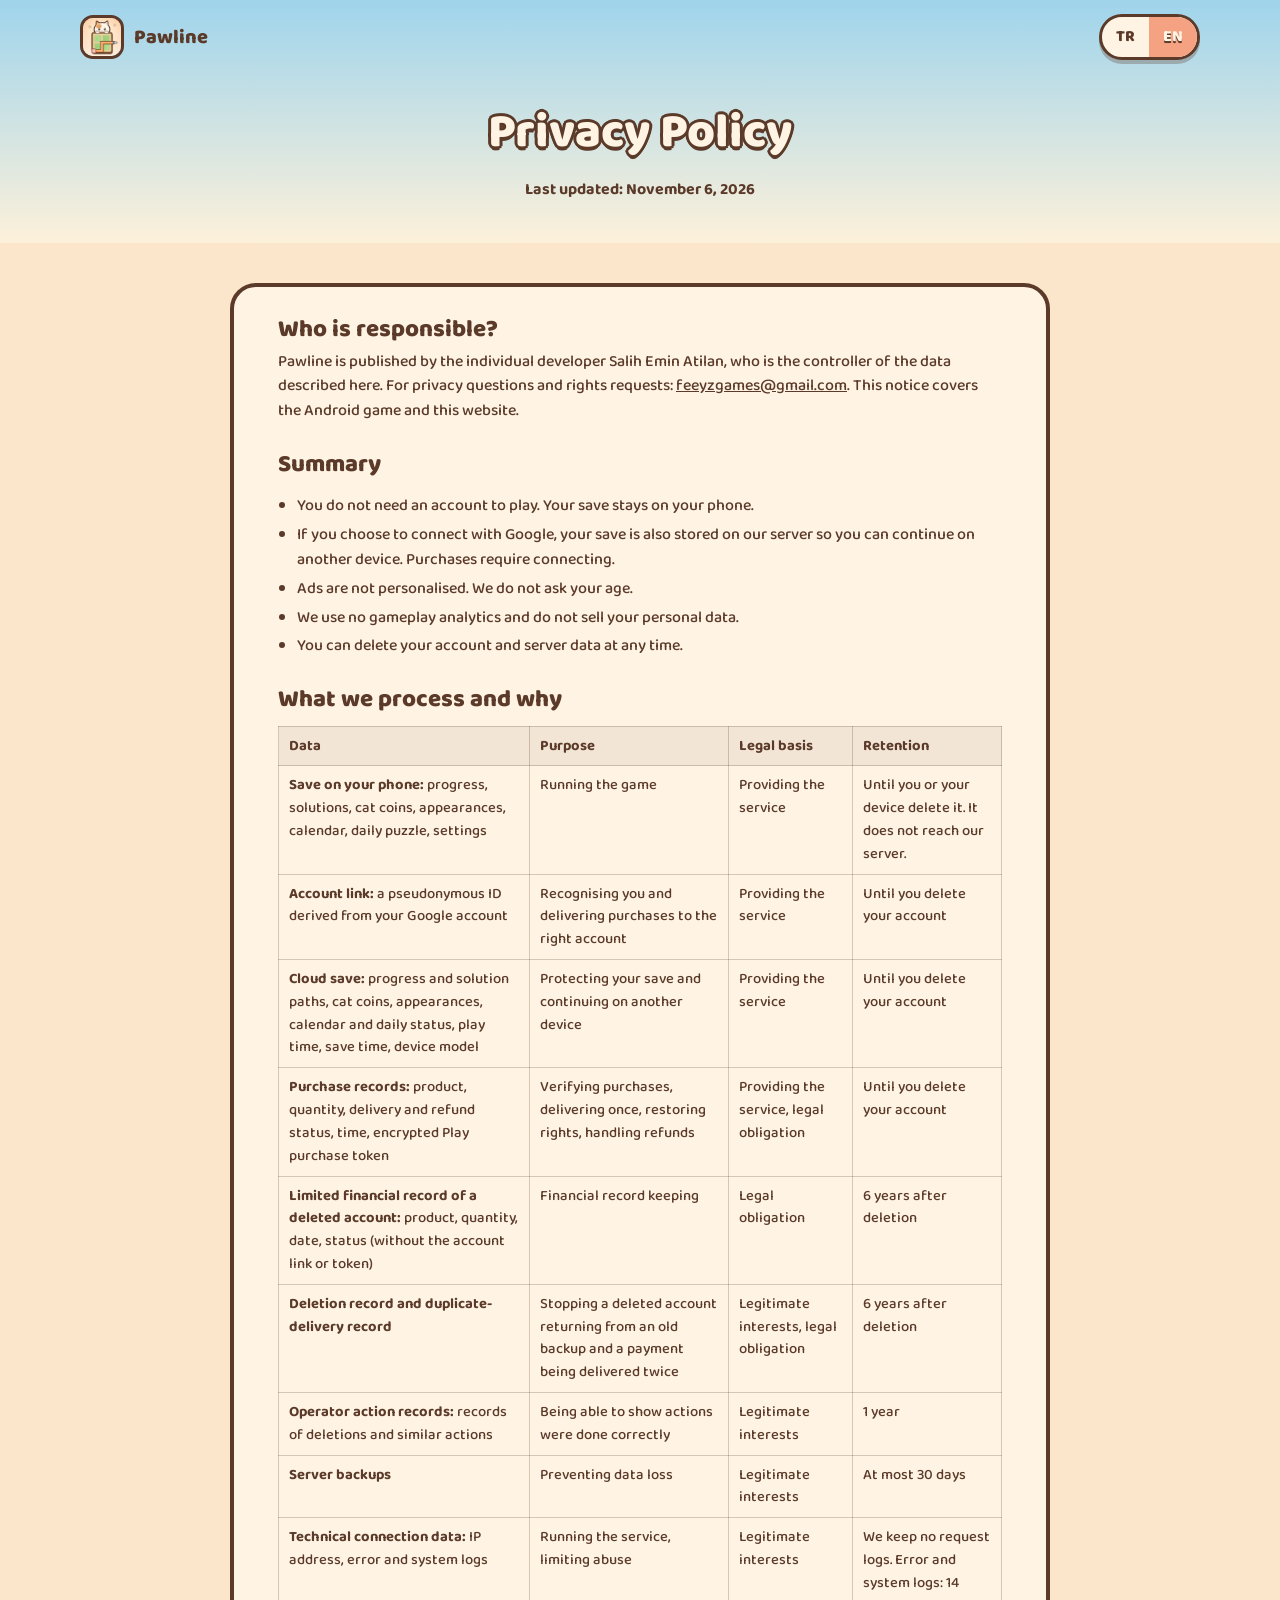
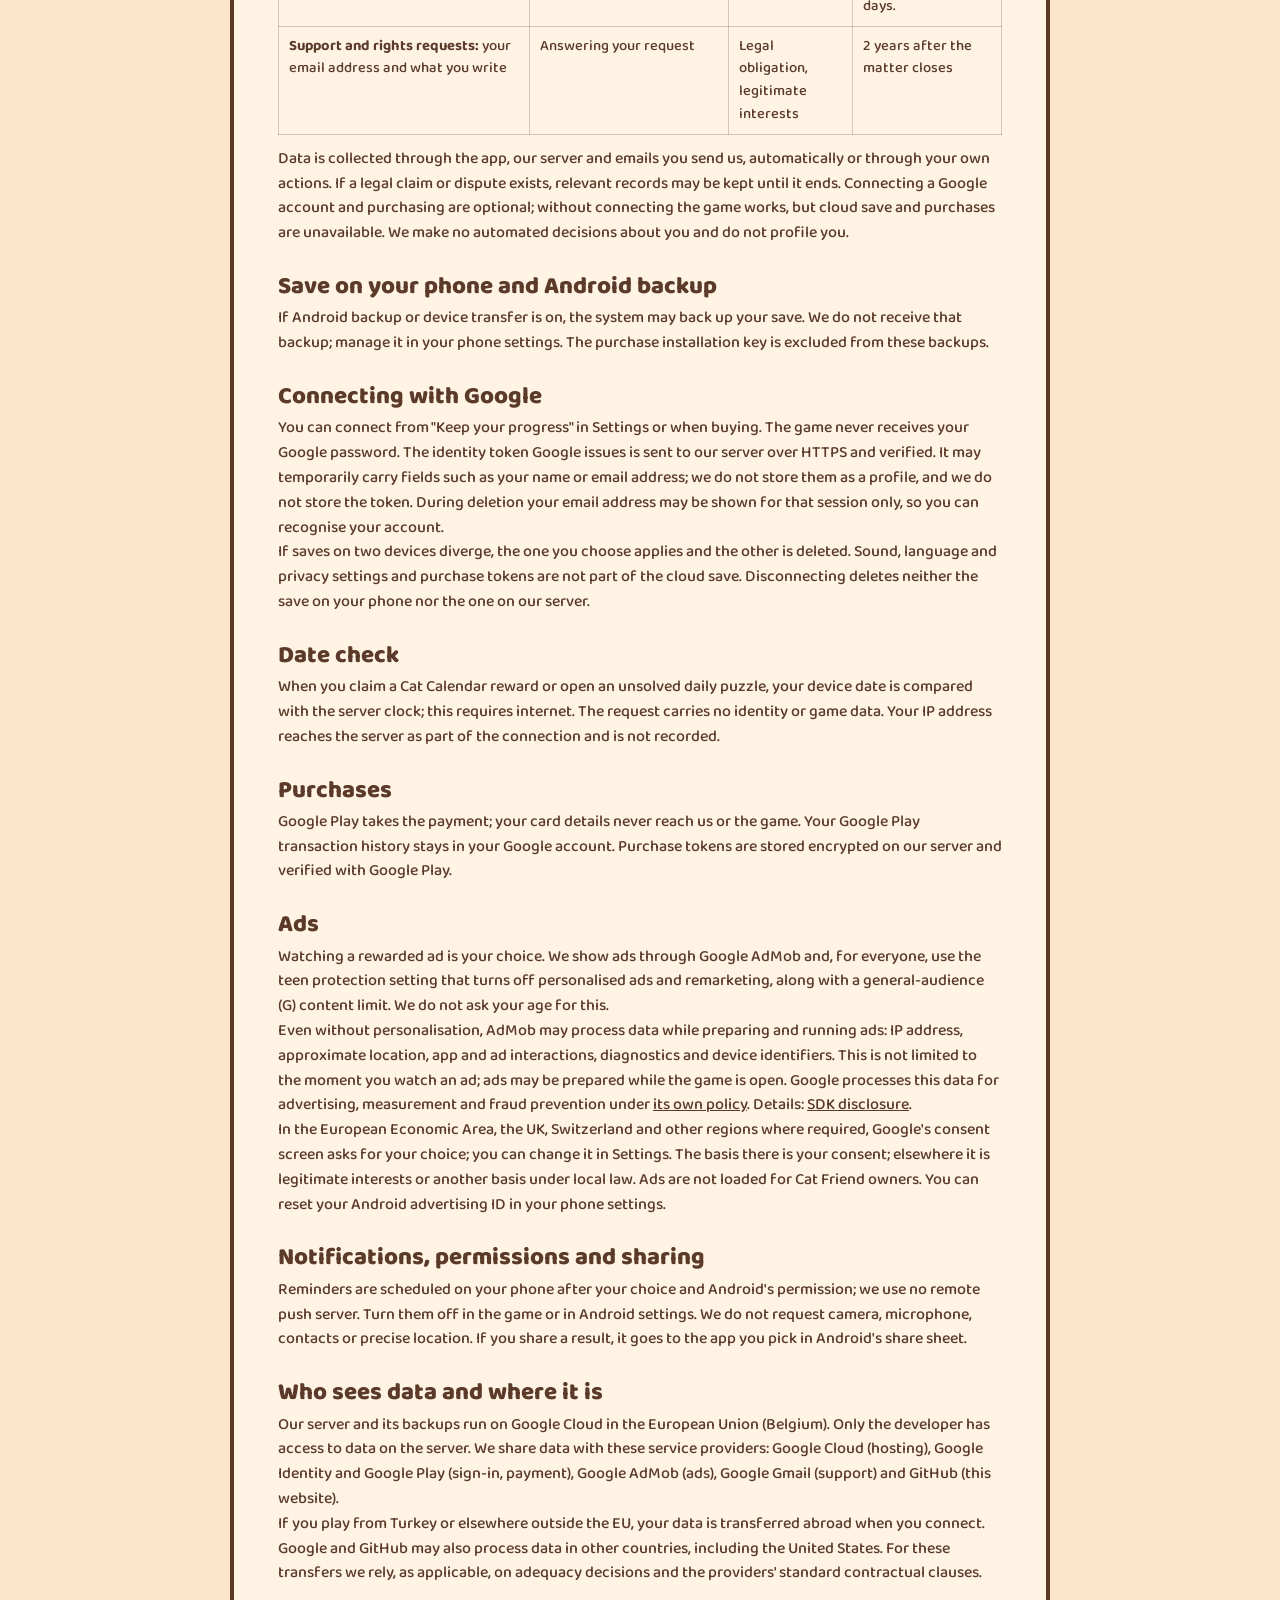
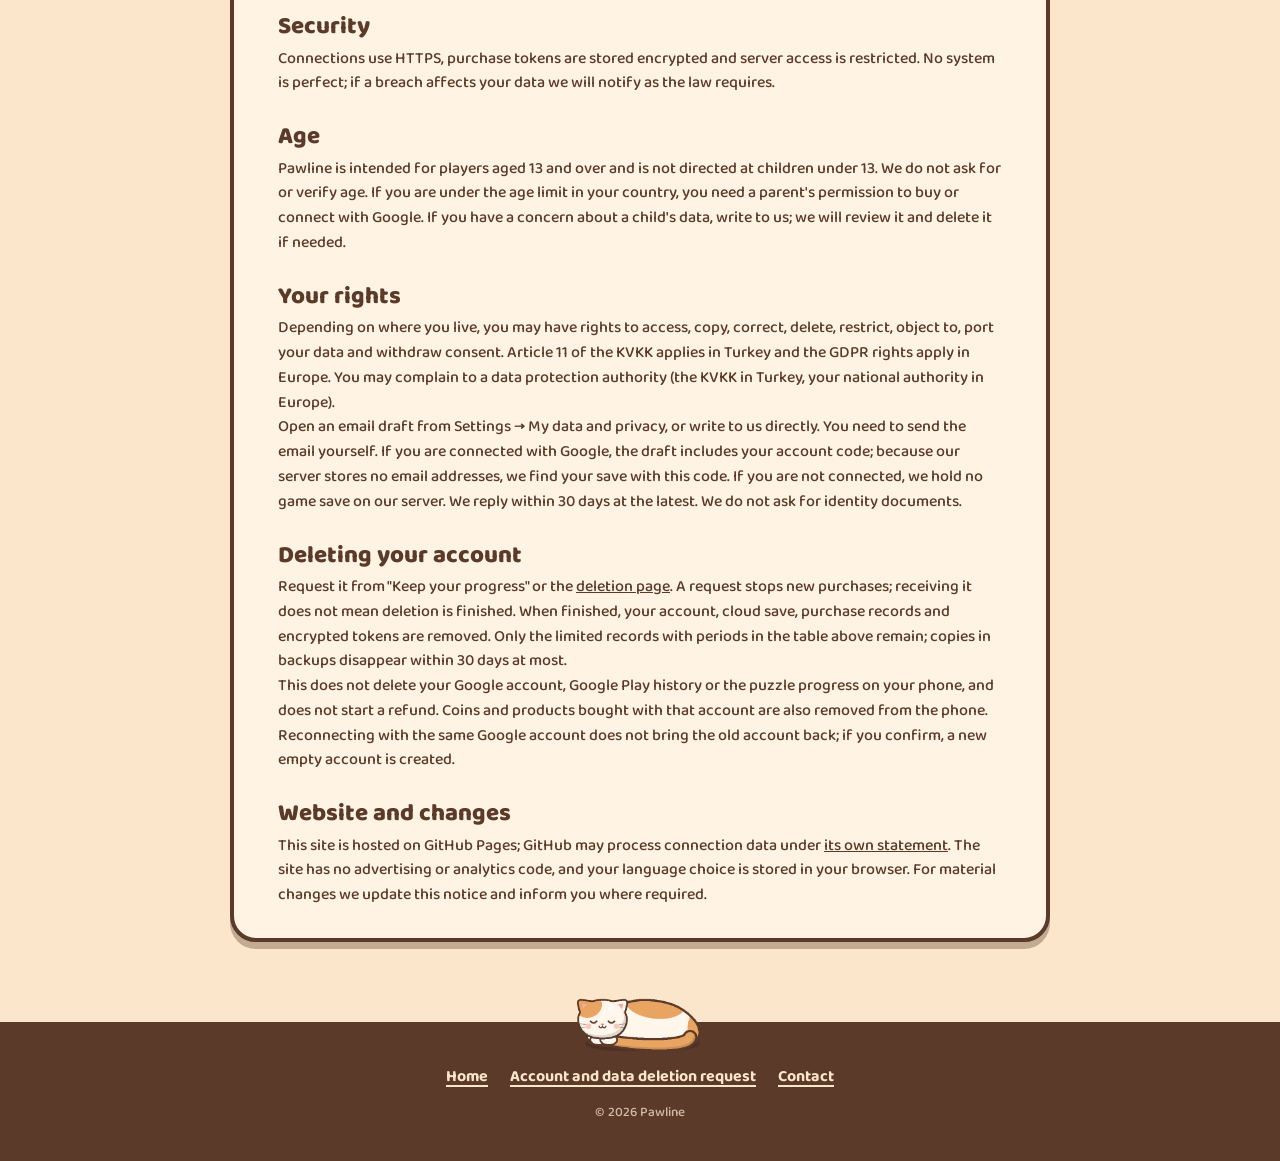
<file: gizlilik.html>
<!doctype html>
<html lang="tr" data-lang="tr">
<head>
<meta charset="utf-8">
<meta name="viewport" content="width=device-width, initial-scale=1">
<title>Pawline Gizlilik</title>
<meta name="description" content="Pawline gizlilik politikası / Privacy policy">
<meta name="theme-color" content="#9fd4ec">
<link rel="icon" href="img/favicon.png">
<link rel="preload" href="fonts/baloo2.woff2" as="font" type="font/woff2" crossorigin>
<link rel="stylesheet" href="style.css">
</head>
<body>

<header class="bar">
  <a class="brand" href="index.html"><img src="img/ikon.png" alt=""><span>Pawline</span></a>
  <div class="langs" role="group" aria-label="Dil / Language">
    <button type="button" data-set-lang="tr" aria-pressed="true">TR</button>
    <button type="button" data-set-lang="en" aria-pressed="false">EN</button>
  </div>
</header>

<div class="doc-top">
  <h1><span lang="tr">Gizlilik Politikası</span><span lang="en">Privacy Policy</span></h1>
  <p><span lang="tr">Son güncelleme: 6 Kasım 2026</span><span lang="en">Last updated: November 6, 2026</span></p>
</div>

<main class="doc">
  <div class="wrap">
  <article class="card" lang="tr">
<h2>Kim sorumlu?</h2>
<p>Pawline'ı bireysel geliştirici Salih Emin Atilan yayımlar ve bu metindeki verilerin sorumlusudur. Gizlilik soruların ve hak taleplerin için: <a href="mailto:feeyzgames@gmail.com">feeyzgames@gmail.com</a>. Bu metin Android oyununu ve bu web sitesini kapsar.</p>
<h2>Kısaca</h2>
<ul>
<li>Oynamak için hesap açman gerekmez. Oyun kaydın telefonunda durur.</li>
<li>Google ile bağlanmayı seçersen kaydın sunucumuzda da saklanır, başka cihazda devam edebilirsin. Satın alma için bağlanman gerekir.</li>
<li>Reklamlar kişiselleştirilmez. Yaşını sormayız.</li>
<li>Oyun analitiği kullanmayız, kişisel verilerini satmayız.</li>
<li>Hesabını ve sunucudaki verilerini istediğin zaman silebilirsin.</li>
</ul>
<h2>Hangi verileri neden işliyoruz?</h2>
<div class="table-wrap"><table>
<thead><tr><th>Veri</th><th>Amaç</th><th>Hukuki sebep</th><th>Saklama</th></tr></thead>
<tbody>
<tr><td><strong>Telefondaki oyun kaydı:</strong> ilerleme, çözümler, kedi parası, görünümler, takvim, günlük bulmaca, ayarlar</td><td>Oyunu çalıştırmak</td><td>Hizmeti sunmak</td><td>Sen veya cihazın silene kadar. Sunucumuza gitmez.</td></tr>
<tr><td><strong>Hesap bağı:</strong> Google hesabından türetilen takma kimlik</td><td>Seni aynı hesapla tanımak, satın almaları doğru hesaba teslim etmek</td><td>Hizmeti sunmak</td><td>Hesabını silene kadar</td></tr>
<tr><td><strong>Bulut kaydı:</strong> ilerleme ve çözüm yolları, kedi parası, görünümler, takvim ve günlük durumu, oyun süresi, kayıt zamanı, cihaz modeli</td><td>Kaydını korumak, başka cihazda devam etmek</td><td>Hizmeti sunmak</td><td>Hesabını silene kadar</td></tr>
<tr><td><strong>Satın alma kayıtları:</strong> ürün, miktar, teslim ve iade durumu, zaman, şifrelenmiş Play satın alma belirteci</td><td>Satın almayı doğrulamak, bir kez teslim etmek, hakkı geri getirmek, iadeyi işlemek</td><td>Hizmeti sunmak, yasal yükümlülük</td><td>Hesabını silene kadar</td></tr>
<tr><td><strong>Silinen hesabın sınırlı mali kaydı:</strong> ürün, miktar, tarih, durum (hesap bağı ve belirteç olmadan)</td><td>Mali kayıt tutmak</td><td>Yasal yükümlülük</td><td>Silmeden sonra 6 yıl</td></tr>
<tr><td><strong>Silme kaydı ve mükerrer teslimi önleyen kayıt</strong></td><td>Silinen hesabın eski yedekten geri gelmesini ve aynı ödemenin iki kez teslimini önlemek</td><td>Meşru menfaat, yasal yükümlülük</td><td>Silmeden sonra 6 yıl</td></tr>
<tr><td><strong>Yetkili işlem kayıtları:</strong> silme ve benzeri işlemlerin kaydı</td><td>İşlemlerin doğru yapıldığını gösterebilmek</td><td>Meşru menfaat</td><td>1 yıl</td></tr>
<tr><td><strong>Sunucu yedekleri</strong></td><td>Veri kaybını önlemek</td><td>Meşru menfaat</td><td>En çok 30 gün</td></tr>
<tr><td><strong>Teknik bağlantı bilgisi:</strong> IP adresi, hata ve sistem günlükleri</td><td>Hizmeti çalıştırmak, kötüye kullanımı sınırlamak</td><td>Meşru menfaat</td><td>İstek günlüğü tutmayız. Hata ve sistem günlükleri 14 gün.</td></tr>
<tr><td><strong>Destek ve hak talepleri:</strong> e-posta adresin ve yazdıkların</td><td>Talebini yanıtlamak</td><td>Yasal yükümlülük, meşru menfaat</td><td>Konu kapandıktan sonra 2 yıl</td></tr>
</tbody>
</table></div>
<p>Veriler uygulama, sunucumuz ve bize yazdığın e-postalar üzerinden otomatik veya senin işleminle toplanır. Hukuki bir talep veya uyuşmazlık varsa ilgili kayıtlar sonuçlanana kadar ayrıca korunabilir. Google hesabını bağlamak ve satın almak isteğe bağlıdır; bağlamazsan oyun çalışır, ancak bulut kaydı ve satın alma kullanılamaz. Hakkında otomatik karar veren veya seni profilleyen bir sistemimiz yoktur.</p>
<h2>Telefondaki kayıt ve Android yedeği</h2>
<p>Android yedekleme veya cihaz aktarımı açıksa sistem oyun kaydını yedekleyebilir. Bu yedeği biz almayız; telefon ayarlarından yönetebilirsin. Satın alma kurulum anahtarı bu yedeklerin dışında tutulur.</p>
<h2>Google ile bağlanma</h2>
<p>Ayarlar'daki "İlerlemeni koru" ekranından veya satın alırken bağlanabilirsin. Google şifren oyuna gelmez. Google'ın verdiği kimlik belirteci HTTPS ile sunucumuza gönderilir ve doğrulanır. Bu belirteç adın veya e-posta adresin gibi alanları geçici olarak taşıyabilir; bunları profil olarak kaydetmeyiz, belirtecin kendisini de saklamayız. Silme onayında hesabını tanıyabilmen için e-posta adresin yalnız o oturumda gösterilebilir.</p>
<p>İki cihazdaki kayıtlar ayrışırsa seçtiğin kayıt geçerli olur, diğeri silinir. Ses, dil ve gizlilik ayarları ile satın alma belirteçleri bulut kaydına girmez. Bağlantıyı kesmek telefonundaki kaydı da sunucudaki kaydı da silmez.</p>
<h2>Tarih kontrolü</h2>
<p>Kedi Takvimi ödülünü alırken ve çözülmemiş günlük bulmacayı açarken cihazının tarihi sunucu saatiyle karşılaştırılır; bunun için internet gerekir. Bu istekte kimlik veya oyun verisi gönderilmez. Bağlantı nedeniyle IP adresin sunucuya ulaşır, kaydedilmez.</p>
<h2>Satın almalar</h2>
<p>Ödemeyi Google Play alır; kart bilgilerin bize veya oyuna gelmez. Google Play işlem geçmişin Google hesabında kalır. Satın alma belirteci sunucumuzda şifreli saklanır ve Google Play ile doğrulanır.</p>
<h2>Reklamlar</h2>
<p>Ödüllü reklam izlemek senin seçimindir. Reklamları Google AdMob ile gösteririz ve herkes için kişiselleştirilmiş reklamı ve yeniden pazarlamayı kapatan, ergenlere yönelik koruma ayarını ve genel izleyiciye uygun (G) içerik sınırını kullanırız. Bunun için yaşını sormayız.</p>
<p>Reklam kişiselleştirilmese de AdMob, reklam hazırlanırken ve çalışırken veri işleyebilir: IP adresi, yaklaşık konum, uygulama ve reklam etkileşimleri, teşhis bilgileri ve cihaz kimlikleri. Bu işleme, reklam izlediğin anla sınırlı değildir; oyun açıkken reklam hazırlanabilir. Google bu verileri reklam, ölçüm ve kötüye kullanımı önleme için <a href="https://policies.google.com/privacy">kendi politikasına</a> göre işler. Ayrıntılar: <a href="https://developers.google.com/admob/android/next-gen/privacy/play-data-disclosure">SDK açıklaması</a>.</p>
<p>Avrupa Ekonomik Alanı, Birleşik Krallık, İsviçre ve gereken diğer bölgelerde Google'ın izin ekranıyla seçimin sorulur; Ayarlar'dan değiştirebilirsin. Dayanak bu bölgelerde iznindir, diğer yerlerde meşru menfaat veya ilgili hukukun öngördüğü sebeptir. Kedi Dostu sahiplerine reklam yüklenmez. Android reklam kimliğini telefon ayarlarından sıfırlayabilirsin.</p>
<h2>Bildirim, izin ve paylaşım</h2>
<p>Hatırlatmalar tercihin ve Android izninle telefonda zamanlanır; uzaktan bildirim sunucusu kullanmayız. Oyundan veya Android ayarlarından kapatabilirsin. Kamera, mikrofon, rehber veya hassas konum istemeyiz. Sonuç paylaşmayı seçersen içerik Android paylaşım ekranında seçtiğin uygulamaya gider.</p>
<h2>Verileri kimler görür, nerede durur?</h2>
<p>Sunucumuz ve yedekleri Google Cloud üzerinde Avrupa Birliği'nde (Belçika) çalışır. Sunucudaki verilere yalnız geliştirici erişir. Verileri şu hizmet sağlayıcılarla paylaşırız: Google Cloud (barındırma), Google Kimlik ve Google Play (giriş, ödeme), Google AdMob (reklam), Google Gmail (destek) ve GitHub (bu web sitesi).</p>
<p>Türkiye'den veya AB dışından oynuyorsan bağlandığında verilerin yurt dışına aktarılır. Google ve GitHub verileri ABD dahil başka ülkelerde de işleyebilir. Bu aktarımlarda geçerli olduğu ölçüde yeterlilik kararlarına ve sağlayıcıların standart sözleşme hükümlerine dayanırız.</p>
<h2>Güvenlik</h2>
<p>Bağlantılar HTTPS ile korunur, satın alma belirteçleri şifreli saklanır, sunucuya erişim sınırlıdır. Hiçbir sistem kusursuz değildir; verilerini etkileyen bir ihlal olursa hukukun gerektirdiği şekilde bildiririz.</p>
<h2>Yaş</h2>
<p>Pawline 13 yaş ve üzeri oyuncular içindir, 13 yaşından küçüklere yönelik değildir. Yaş bilgisi istemeyiz ve doğrulamayız. Ülkendeki yaş sınırının altındaysan satın alma ve Google ile bağlanma için velinin iznini almalısın. Bir çocuğun verisi hakkında sorun varsa bize yaz; inceleyip gerekiyorsa sileriz.</p>
<h2>Hakların</h2>
<p>Bulunduğun yerin hukukuna göre verilerine erişme, kopyasını alma, düzeltme, silme, işlemeyi kısıtlama, itiraz etme, taşıma ve iznini geri alma hakların olabilir. Türkiye'de KVKK'nın 11. maddesindeki haklar, Avrupa'da GDPR'daki haklar geçerlidir. Veri koruma kurumuna (Türkiye'de KVKK, Avrupa'da ülkendeki kurum) şikâyet edebilirsin.</p>
<p>Ayarlar → Verilerim ve gizlilik ekranından e-posta taslağı açabilir veya doğrudan bize yazabilirsin. E-postayı senin göndermen gerekir. Google ile bağlıysan taslağa hesap kodun eklenir; sunucumuz e-posta adresini tutmadığı için kaydını bu kodla buluruz. Bağlı değilsen sunucumuzda oyun kaydın yoktur. Talebine en geç 30 gün içinde yanıt veririz. Kimlik belgesi istemeyiz.</p>
<h2>Hesabını silmek</h2>
<p>"İlerlemeni koru" ekranından veya <a href="hesap-silme.html">silme sayfasından</a> talep edebilirsin. Talep yeni satın almayı durdurur; alınması silmenin bittiği anlamına gelmez. Silme bitince hesabın, bulut kaydın, satın alma kayıtların ve şifreli belirteçlerin kalkar. Yalnız yukarıdaki tabloda süresi yazılı sınırlı kayıtlar kalır; yedeklerdeki kopyalar en çok 30 gün içinde kalkar.</p>
<p>Bu işlem Google hesabını, Google Play geçmişini ve telefonundaki bulmaca ilerlemesini silmez, iade başlatmaz. O hesapla satın alınan para ve ürünler telefondan da kaldırılır. Aynı Google hesabıyla yeniden bağlanmak eski hesabı geri getirmez; onay verirsen boş bir yeni hesap açılır.</p>
<h2>Web sitesi ve değişiklikler</h2>
<p>Bu site GitHub Pages'te barındırılır; GitHub bağlantı bilgilerini <a href="https://docs.github.com/en/site-policy/privacy-policies/github-general-privacy-statement">kendi açıklamasına</a> göre işleyebilir. Sitede reklam veya analitik kodu yoktur, dil tercihin tarayıcında saklanır. Önemli değişikliklerde bu metni günceller, gereken yerde seni bilgilendiririz.</p>
</article>

  <article class="card" lang="en">
<h2>Who is responsible?</h2>
<p>Pawline is published by the individual developer Salih Emin Atilan, who is the controller of the data described here. For privacy questions and rights requests: <a href="mailto:feeyzgames@gmail.com">feeyzgames@gmail.com</a>. This notice covers the Android game and this website.</p>
<h2>Summary</h2>
<ul>
<li>You do not need an account to play. Your save stays on your phone.</li>
<li>If you choose to connect with Google, your save is also stored on our server so you can continue on another device. Purchases require connecting.</li>
<li>Ads are not personalised. We do not ask your age.</li>
<li>We use no gameplay analytics and do not sell your personal data.</li>
<li>You can delete your account and server data at any time.</li>
</ul>
<h2>What we process and why</h2>
<div class="table-wrap"><table>
<thead><tr><th>Data</th><th>Purpose</th><th>Legal basis</th><th>Retention</th></tr></thead>
<tbody>
<tr><td><strong>Save on your phone:</strong> progress, solutions, cat coins, appearances, calendar, daily puzzle, settings</td><td>Running the game</td><td>Providing the service</td><td>Until you or your device delete it. It does not reach our server.</td></tr>
<tr><td><strong>Account link:</strong> a pseudonymous ID derived from your Google account</td><td>Recognising you and delivering purchases to the right account</td><td>Providing the service</td><td>Until you delete your account</td></tr>
<tr><td><strong>Cloud save:</strong> progress and solution paths, cat coins, appearances, calendar and daily status, play time, save time, device model</td><td>Protecting your save and continuing on another device</td><td>Providing the service</td><td>Until you delete your account</td></tr>
<tr><td><strong>Purchase records:</strong> product, quantity, delivery and refund status, time, encrypted Play purchase token</td><td>Verifying purchases, delivering once, restoring rights, handling refunds</td><td>Providing the service, legal obligation</td><td>Until you delete your account</td></tr>
<tr><td><strong>Limited financial record of a deleted account:</strong> product, quantity, date, status (without the account link or token)</td><td>Financial record keeping</td><td>Legal obligation</td><td>6 years after deletion</td></tr>
<tr><td><strong>Deletion record and duplicate-delivery record</strong></td><td>Stopping a deleted account returning from an old backup and a payment being delivered twice</td><td>Legitimate interests, legal obligation</td><td>6 years after deletion</td></tr>
<tr><td><strong>Operator action records:</strong> records of deletions and similar actions</td><td>Being able to show actions were done correctly</td><td>Legitimate interests</td><td>1 year</td></tr>
<tr><td><strong>Server backups</strong></td><td>Preventing data loss</td><td>Legitimate interests</td><td>At most 30 days</td></tr>
<tr><td><strong>Technical connection data:</strong> IP address, error and system logs</td><td>Running the service, limiting abuse</td><td>Legitimate interests</td><td>We keep no request logs. Error and system logs: 14 days.</td></tr>
<tr><td><strong>Support and rights requests:</strong> your email address and what you write</td><td>Answering your request</td><td>Legal obligation, legitimate interests</td><td>2 years after the matter closes</td></tr>
</tbody>
</table></div>
<p>Data is collected through the app, our server and emails you send us, automatically or through your own actions. If a legal claim or dispute exists, relevant records may be kept until it ends. Connecting a Google account and purchasing are optional; without connecting the game works, but cloud save and purchases are unavailable. We make no automated decisions about you and do not profile you.</p>
<h2>Save on your phone and Android backup</h2>
<p>If Android backup or device transfer is on, the system may back up your save. We do not receive that backup; manage it in your phone settings. The purchase installation key is excluded from these backups.</p>
<h2>Connecting with Google</h2>
<p>You can connect from "Keep your progress" in Settings or when buying. The game never receives your Google password. The identity token Google issues is sent to our server over HTTPS and verified. It may temporarily carry fields such as your name or email address; we do not store them as a profile, and we do not store the token. During deletion your email address may be shown for that session only, so you can recognise your account.</p>
<p>If saves on two devices diverge, the one you choose applies and the other is deleted. Sound, language and privacy settings and purchase tokens are not part of the cloud save. Disconnecting deletes neither the save on your phone nor the one on our server.</p>
<h2>Date check</h2>
<p>When you claim a Cat Calendar reward or open an unsolved daily puzzle, your device date is compared with the server clock; this requires internet. The request carries no identity or game data. Your IP address reaches the server as part of the connection and is not recorded.</p>
<h2>Purchases</h2>
<p>Google Play takes the payment; your card details never reach us or the game. Your Google Play transaction history stays in your Google account. Purchase tokens are stored encrypted on our server and verified with Google Play.</p>
<h2>Ads</h2>
<p>Watching a rewarded ad is your choice. We show ads through Google AdMob and, for everyone, use the teen protection setting that turns off personalised ads and remarketing, along with a general-audience (G) content limit. We do not ask your age for this.</p>
<p>Even without personalisation, AdMob may process data while preparing and running ads: IP address, approximate location, app and ad interactions, diagnostics and device identifiers. This is not limited to the moment you watch an ad; ads may be prepared while the game is open. Google processes this data for advertising, measurement and fraud prevention under <a href="https://policies.google.com/privacy">its own policy</a>. Details: <a href="https://developers.google.com/admob/android/next-gen/privacy/play-data-disclosure">SDK disclosure</a>.</p>
<p>In the European Economic Area, the UK, Switzerland and other regions where required, Google's consent screen asks for your choice; you can change it in Settings. The basis there is your consent; elsewhere it is legitimate interests or another basis under local law. Ads are not loaded for Cat Friend owners. You can reset your Android advertising ID in your phone settings.</p>
<h2>Notifications, permissions and sharing</h2>
<p>Reminders are scheduled on your phone after your choice and Android's permission; we use no remote push server. Turn them off in the game or in Android settings. We do not request camera, microphone, contacts or precise location. If you share a result, it goes to the app you pick in Android's share sheet.</p>
<h2>Who sees data and where it is</h2>
<p>Our server and its backups run on Google Cloud in the European Union (Belgium). Only the developer has access to data on the server. We share data with these service providers: Google Cloud (hosting), Google Identity and Google Play (sign-in, payment), Google AdMob (ads), Google Gmail (support) and GitHub (this website).</p>
<p>If you play from Turkey or elsewhere outside the EU, your data is transferred abroad when you connect. Google and GitHub may also process data in other countries, including the United States. For these transfers we rely, as applicable, on adequacy decisions and the providers' standard contractual clauses.</p>
<h2>Security</h2>
<p>Connections use HTTPS, purchase tokens are stored encrypted and server access is restricted. No system is perfect; if a breach affects your data we will notify as the law requires.</p>
<h2>Age</h2>
<p>Pawline is intended for players aged 13 and over and is not directed at children under 13. We do not ask for or verify age. If you are under the age limit in your country, you need a parent's permission to buy or connect with Google. If you have a concern about a child's data, write to us; we will review it and delete it if needed.</p>
<h2>Your rights</h2>
<p>Depending on where you live, you may have rights to access, copy, correct, delete, restrict, object to, port your data and withdraw consent. Article 11 of the KVKK applies in Turkey and the GDPR rights apply in Europe. You may complain to a data protection authority (the KVKK in Turkey, your national authority in Europe).</p>
<p>Open an email draft from Settings → My data and privacy, or write to us directly. You need to send the email yourself. If you are connected with Google, the draft includes your account code; because our server stores no email addresses, we find your save with this code. If you are not connected, we hold no game save on our server. We reply within 30 days at the latest. We do not ask for identity documents.</p>
<h2>Deleting your account</h2>
<p>Request it from "Keep your progress" or the <a href="hesap-silme.html">deletion page</a>. A request stops new purchases; receiving it does not mean deletion is finished. When finished, your account, cloud save, purchase records and encrypted tokens are removed. Only the limited records with periods in the table above remain; copies in backups disappear within 30 days at most.</p>
<p>This does not delete your Google account, Google Play history or the puzzle progress on your phone, and does not start a refund. Coins and products bought with that account are also removed from the phone. Reconnecting with the same Google account does not bring the old account back; if you confirm, a new empty account is created.</p>
<h2>Website and changes</h2>
<p>This site is hosted on GitHub Pages; GitHub may process connection data under <a href="https://docs.github.com/en/site-policy/privacy-policies/github-general-privacy-statement">its own statement</a>. The site has no advertising or analytics code, and your language choice is stored in your browser. For material changes we update this notice and inform you where required.</p>
</article>
  </div>
</main>

<footer>
  <img class="sleepy" src="img/uyuyan_kedi.webp" width="480" height="260" alt="">
  <nav>
    <a href="index.html"><span lang="tr">Ana sayfa</span><span lang="en">Home</span></a>
    <a href="hesap-silme.html"><span lang="tr">Hesap ve veri silme talebi</span><span lang="en">Account and data deletion request</span></a>
    <a href="mailto:feeyzgames@gmail.com"><span lang="tr">İletişim</span><span lang="en">Contact</span></a>
  </nav>
  <small>© 2026 Pawline</small>
</footer>

<script src="lang.js"></script>
</body>
</html>
</file>
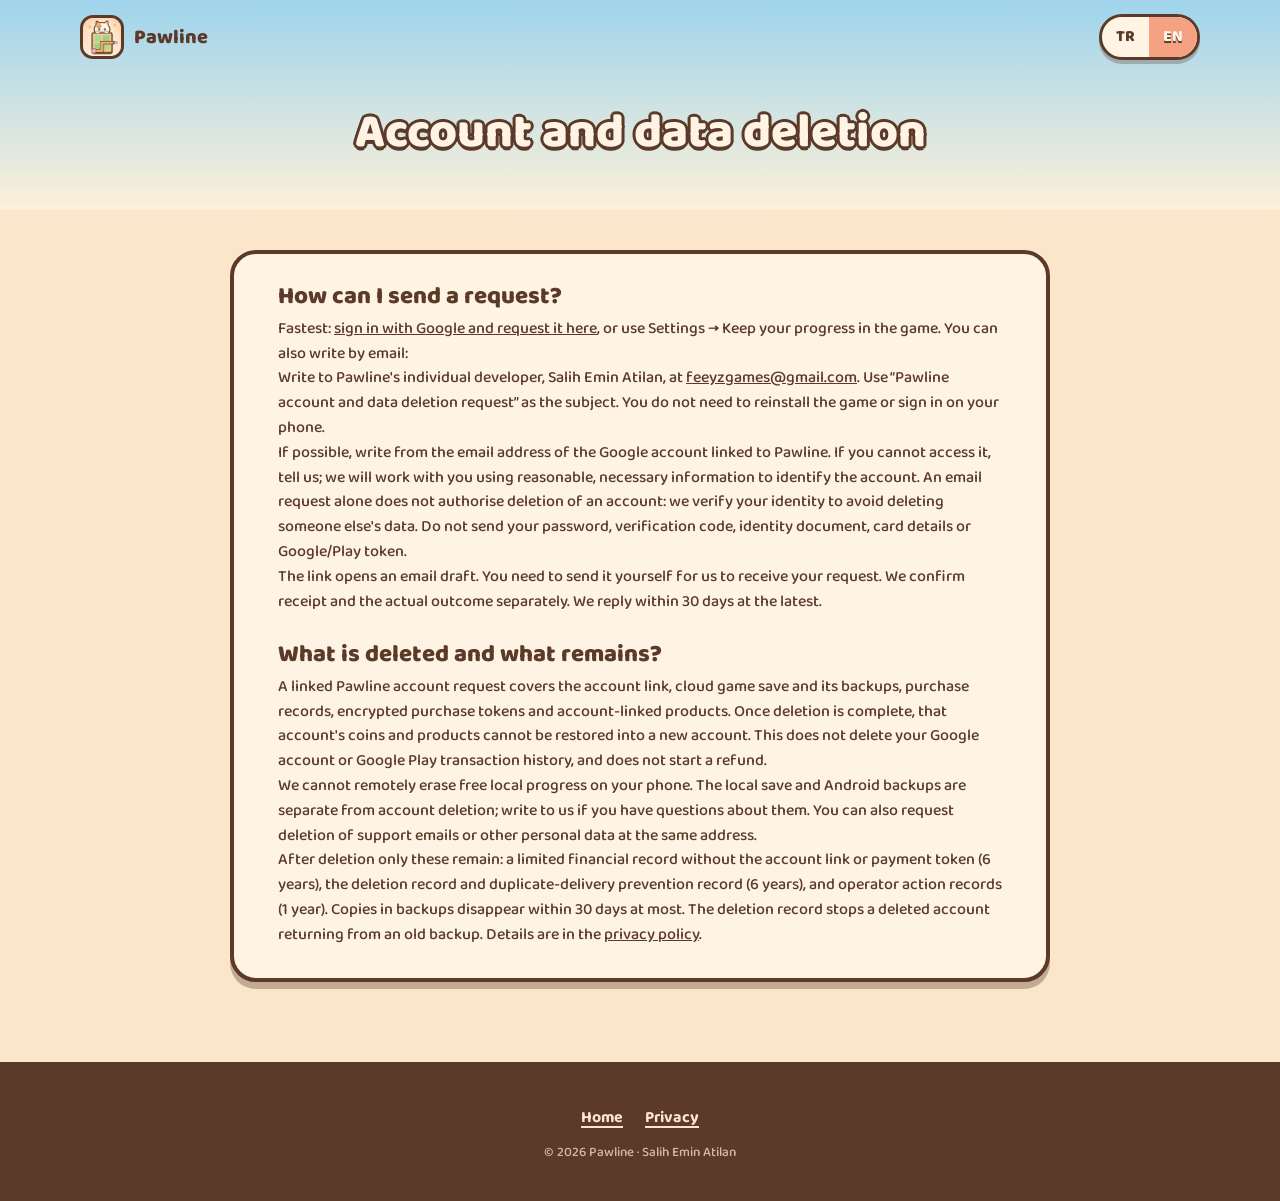
<file: hesap-silme.html>
<!doctype html>
<html lang="tr" data-lang="tr">
<head>
<meta charset="utf-8">
<meta name="viewport" content="width=device-width, initial-scale=1">
<title>Pawline · Hesap ve veri silme / Account and data deletion</title>
<meta name="description" content="Pawline hesabı ve verileri için silme talebi / Request deletion of your Pawline account and data">
<meta name="theme-color" content="#9fd4ec">
<link rel="icon" href="img/favicon.png">
<link rel="stylesheet" href="style.css">
</head>
<body>
<header class="bar">
  <a class="brand" href="index.html"><img src="img/ikon.png" alt=""><span>Pawline</span></a>
  <div class="langs" role="group" aria-label="Dil / Language">
    <button type="button" data-set-lang="tr" aria-pressed="true">TR</button>
    <button type="button" data-set-lang="en" aria-pressed="false">EN</button>
  </div>
</header>
<div class="doc-top">
  <h1><span lang="tr">Hesap ve veri silme</span><span lang="en">Account and data deletion</span></h1>
</div>
<main class="doc"><div class="wrap">
<article class="card" lang="tr">
  <h2>Talebini nasıl gönderebilirsin?</h2>
  <p>En hızlısı: <a href="https://api.playpawline.com/account-delete">Google ile giriş yapıp burada talep et</a> veya oyunda Ayarlar → İlerlemeni koru ekranını kullan. E-postayla da yazabilirsin:</p>
  <p>Pawline'ın bireysel geliştiricisi Salih Emin Atilan'a <a href="mailto:feeyzgames@gmail.com?subject=Pawline%20hesap%20ve%20veri%20silme%20talebi">feeyzgames@gmail.com</a> adresinden yaz. Konuya “Pawline hesap ve veri silme talebi” yazman yeterli. Oyunu yeniden yüklemen veya telefonundan giriş yapman gerekmez.</p>
  <p>Mümkünse Pawline'a bağladığın Google hesabının e-posta adresinden gönder. Hesabına erişemiyorsan bunu belirt; hesabı makul ve gerekli bilgilerle eşleştirmek için birlikte ilerleriz. E-posta adresinden gelen bir talep tek başına hesabın silinmesine yetmez; yanlış kişinin verisini silmemek için kimliğin doğrulanır. Şifreni, doğrulama kodunu, kimlik belgeni, kart bilgini veya Google/Play tokenını gönderme.</p>
  <p>Bağlantı yalnız e-posta taslağını açar. Talebin ulaşması için e-postayı kendin göndermelisin. Talebin alındığını ve silme tamamlandığında sonucunu ayrı ayrı bildiririz. Talebine en geç 30 gün içinde yanıt veririz.</p>
  <h2>Neler silinir, neler korunur?</h2>
  <p>Bağlı Pawline hesabı için talep; hesap bağlantısını, bulut oyun kaydını ve yedeklerini, satın alma kayıtlarını, şifreli satın alma tokenlarını ve hesaba bağlı ürünleri kapsar. Silme tamamlandıktan sonra o hesaba bağlı kedi paraları ve ürünler yeni bir hesaba geri getirilmez. Bu işlem Google hesabını veya Google Play işlem geçmişini silmez ve bir ödeme iadesi başlatmaz.</p>
  <p>Telefonundaki ücretsiz yerel ilerlemeyi uzaktan silemeyiz. Yerel kayıt ve Android yedekleri hesap silme işleminden ayrıdır; bunlarla ilgili soruların için bize yazabilirsin. Destek e-postalarının veya başka kişisel verilerin silinmesini de aynı adresten isteyebilirsin.</p>
  <p>Silmeden sonra yalnız şunlar kalır: hesap bağı ve ödeme tokenı olmadan sınırlı mali kayıt (6 yıl), silme kaydı ve mükerrer teslimi önleyen kayıt (6 yıl), yetkili işlem kaydı (1 yıl). Yedeklerdeki kopyalar en çok 30 gün içinde kalkar. Silme kaydı, silinen hesabın eski yedekten geri gelmesini engeller. Ayrıntılar <a href="gizlilik.html?lang=tr">gizlilik politikasında</a>.</p>
</article>
<article class="card" lang="en">
  <h2>How can I send a request?</h2>
  <p>Fastest: <a href="https://api.playpawline.com/account-delete">sign in with Google and request it here</a>, or use Settings → Keep your progress in the game. You can also write by email:</p>
  <p>Write to Pawline's individual developer, Salih Emin Atilan, at <a href="mailto:feeyzgames@gmail.com?subject=Pawline%20account%20and%20data%20deletion%20request">feeyzgames@gmail.com</a>. Use “Pawline account and data deletion request” as the subject. You do not need to reinstall the game or sign in on your phone.</p>
  <p>If possible, write from the email address of the Google account linked to Pawline. If you cannot access it, tell us; we will work with you using reasonable, necessary information to identify the account. An email request alone does not authorise deletion of an account: we verify your identity to avoid deleting someone else's data. Do not send your password, verification code, identity document, card details or Google/Play token.</p>
  <p>The link opens an email draft. You need to send it yourself for us to receive your request. We confirm receipt and the actual outcome separately. We reply within 30 days at the latest.</p>
  <h2>What is deleted and what remains?</h2>
  <p>A linked Pawline account request covers the account link, cloud game save and its backups, purchase records, encrypted purchase tokens and account-linked products. Once deletion is complete, that account's coins and products cannot be restored into a new account. This does not delete your Google account or Google Play transaction history, and does not start a refund.</p>
  <p>We cannot remotely erase free local progress on your phone. The local save and Android backups are separate from account deletion; write to us if you have questions about them. You can also request deletion of support emails or other personal data at the same address.</p>
  <p>After deletion only these remain: a limited financial record without the account link or payment token (6 years), the deletion record and duplicate-delivery prevention record (6 years), and operator action records (1 year). Copies in backups disappear within 30 days at most. The deletion record stops a deleted account returning from an old backup. Details are in the <a href="gizlilik.html?lang=en">privacy policy</a>.</p>
</article>
</div></main>
<footer><nav>
  <a href="index.html"><span lang="tr">Ana sayfa</span><span lang="en">Home</span></a>
  <a href="gizlilik.html"><span lang="tr">Gizlilik</span><span lang="en">Privacy</span></a>
</nav><small>© 2026 Pawline · Salih Emin Atilan</small></footer>
<script src="lang.js"></script>
</body>
</html>
</file>
<file: style.css>
/* Pawline sitesi: oyunun pastel bahçe görünümü (UiTheme renkleri, Baloo 2, mürekkep konturlu tıknaz kutular) */
/* Baloo 2 (SIL OFL 1.1, fonts/OFL.txt) sitenin kendisinden yüklenir: Google Fonts ziyaretçinin IP adresini
   Google'a gönderirdi. Latin + Türkçe harflere indirilmiş değişken yazı tipi (ağırlık 400-800). */
@font-face {
  font-family: "Baloo 2";
  src: url("fonts/baloo2.woff2") format("woff2");
  font-weight: 400 800;
  font-style: normal;
  font-display: swap;
}
:root {
  --ink: #5b3a29;
  --ink-soft: #8a6450;
  --cream: #fff4e4;
  --paper: #fbe6cc;
  --peach: #f5a283;
  --coral: #ef8b78;
  --leaf: #7cc06a;
  --leaf-dark: #5ea24d;
  --gold: #eab54d;
  --sky-top: #9fd4ec;
  --sky-mid: #d3ecef;
  --sky-low: #fdf1da;
  --hill: #b7dc9b;
  --grass: #a9d47f;
  --grass-dark: #92c46c;
  --pink: #f6a7b8;
  --lilac: #d9c9ef;
  --radius: 26px;
  --shadow: 0 7px 0 rgba(91, 58, 41, 0.35);
  color-scheme: light;
}

* { box-sizing: border-box; }

html { scroll-behavior: smooth; }
@media (prefers-reduced-motion: reduce) {
  html { scroll-behavior: auto; }
  *, *::before, *::after { animation: none !important; transition: none !important; }
}

body {
  margin: 0;
  font-family: "Baloo 2", system-ui, sans-serif;
  font-weight: 500;
  color: var(--ink);
  background: var(--paper);
  line-height: 1.55;
  -webkit-font-smoothing: antialiased;
  overflow-x: hidden;
}

img { max-width: 100%; height: auto; display: block; }
a { color: inherit; }

/* dil: <html data-lang="tr|en">, metinler <span lang="..."> çiftleri */
html[data-lang="tr"] [lang="en"]:not(html),
html[data-lang="en"] [lang="tr"]:not(html) { display: none !important; }

.wrap { width: min(1120px, 100% - 32px); margin-inline: auto; }

/* ---------------------------------------------------------------- üst bar */
.bar {
  position: absolute; inset: 0 0 auto 0; z-index: 5;
  display: flex; align-items: center; justify-content: space-between;
  padding: 14px 16px;
  width: min(1120px, 100% - 32px); margin-inline: auto; padding-inline: 0;
}
.brand { display: flex; align-items: center; gap: 10px; text-decoration: none; font-weight: 800; font-size: 1.25rem; }
.brand img { width: 44px; height: 44px; border-radius: 13px; border: 3px solid var(--ink); }

.langs {
  display: flex; background: var(--cream); border: 3px solid var(--ink); border-radius: 999px;
  box-shadow: 0 4px 0 rgba(91, 58, 41, 0.3); overflow: hidden;
}
.langs button {
  font: inherit; font-weight: 800; color: var(--ink); background: none; border: 0;
  padding: 4px 14px; cursor: pointer; min-height: 40px;
}
.langs button[aria-pressed="true"] { background: var(--peach); color: var(--cream); text-shadow: 0 2px 0 var(--ink); }

/* ---------------------------------------------------------------- kahraman */
.hero {
  position: relative;
  background:
    radial-gradient(circle at 30% 30%, rgba(255, 255, 235, 0.55), transparent 40%),
    linear-gradient(var(--sky-top), var(--sky-mid) 55%, var(--sky-low));
  padding: 96px 0 0;
  overflow: hidden;
}
.cloud {
  position: absolute; width: 180px; height: 60px; background: #fff; opacity: 0.85;
  border-radius: 60px; filter: drop-shadow(0 4px 0 rgba(255, 255, 255, 0.4));
  animation: drift 40s linear infinite alternate;
}
.cloud::before, .cloud::after {
  content: ""; position: absolute; background: #fff; border-radius: 50%;
}
.cloud::before { width: 90px; height: 90px; left: 26px; top: -44px; }
.cloud::after { width: 70px; height: 70px; left: 92px; top: -30px; }
.cloud.c1 { left: 4%; top: 120px; }
.cloud.c2 { right: 6%; top: 70px; transform: scale(0.8); animation-duration: 55s; }
.cloud.c3 { left: 46%; top: 210px; transform: scale(0.6); animation-duration: 48s; }
@keyframes drift { to { translate: 60px 0; } }

.hero-grid {
  position: relative; z-index: 2;
  display: grid; grid-template-columns: 1.1fr 0.9fr; gap: 24px; align-items: end;
}
.hero-copy { padding-bottom: 90px; }
.hero-copy .logo { width: min(560px, 100%); margin-left: -14px; }
.tagline {
  font-size: clamp(1.25rem, 1rem + 1.2vw, 1.75rem); font-weight: 700; margin: 4px 0 6px; max-width: 30ch;
}
.lede { font-size: 1.1rem; color: var(--ink-soft); max-width: 46ch; margin: 0 0 26px; }

.cta { display: flex; flex-wrap: wrap; gap: 14px; align-items: center; }

/* tıknaz buton: oyundaki ChunkyButton */
.chunky {
  --c: var(--leaf);
  display: inline-flex; align-items: center; gap: 12px;
  font: inherit; font-weight: 800; font-size: 1.15rem; text-decoration: none;
  color: var(--cream); text-shadow: 0 2px 0 var(--ink), 0 0 2px var(--ink);
  background: linear-gradient(rgba(255, 255, 255, 0.28), rgba(255, 255, 255, 0) 45%), var(--c);
  border: 4px solid var(--ink); border-radius: 22px;
  padding: 12px 24px 12px 18px; min-height: 60px;
  box-shadow: 0 7px 0 color-mix(in srgb, var(--c) 55%, var(--ink));
  transition: transform 0.12s, box-shadow 0.12s;
}
.chunky:hover { transform: translateY(-2px); box-shadow: 0 9px 0 color-mix(in srgb, var(--c) 55%, var(--ink)); }
.chunky:active { transform: translateY(5px); box-shadow: 0 2px 0 color-mix(in srgb, var(--c) 55%, var(--ink)); }
.chunky small { display: block; font-size: 0.78rem; font-weight: 700; line-height: 1.1; text-shadow: 0 1px 0 var(--ink); opacity: 0.95; }
.chunky .t { line-height: 1.15; }
.chunky svg { flex: none; filter: drop-shadow(0 2px 0 var(--ink)); }
.cta-note { margin: 16px 0 0; font-size: 0.92rem; color: var(--ink-soft); }
.chunky.soon { --c: var(--peach); cursor: default; }
.chunky.soon:hover, .chunky.soon:active { transform: none; box-shadow: 0 7px 0 color-mix(in srgb, var(--c) 55%, var(--ink)); }

.hero-art { position: relative; justify-self: center; width: min(340px, 100%); padding-top: 92px; isolation: isolate; }
.phone {
  position: relative; background: var(--cream); border: 5px solid var(--ink);
  border-radius: 46px 46px 0 0; border-bottom: 0; padding: 12px 12px 0;
  box-shadow: 0 0 0 6px rgba(255, 255, 255, 0.35);
}
.phone img { border-radius: 34px 34px 0 0; border: 2px solid rgba(91, 58, 41, 0.5); border-bottom: 0; aspect-ratio: 9 / 13; object-fit: cover; object-position: top; width: 100%; }
.hero-art .peek { position: absolute; width: 50%; right: 3%; top: 0; z-index: -1; }
.hero-art .paws { position: absolute; right: 14.5%; top: 80px; display: flex; gap: 22px; z-index: 2; }
.hero-art .paws i {
  width: 34px; height: 22px; border-radius: 50%; background: #fff6ec; border: 4px solid var(--ink);
}

/* çayır: kahramanın altındaki tepe */
.meadow { position: relative; z-index: 3; margin-top: -2px; display: block; width: 100%; height: 70px; }
.meadow-band { background: var(--grass); }

/* ---------------------------------------------------------------- bölümler */
section { padding: 72px 0; position: relative; }
.green { background: var(--grass); }
.green h2 { color: var(--cream); text-shadow: 0 3px 0 var(--ink), 0 0 3px var(--ink), 0 0 3px var(--ink); }

h2 {
  font-size: clamp(1.9rem, 1.4rem + 2vw, 2.8rem); font-weight: 800; line-height: 1.1;
  margin: 0 0 10px; text-align: center;
  color: var(--cream);
  -webkit-text-stroke: 0;
  text-shadow:
    0 4px 0 var(--ink), 3px 0 0 var(--ink), -3px 0 0 var(--ink), 0 -3px 0 var(--ink),
    2px 2px 0 var(--ink), -2px 2px 0 var(--ink), 2px -2px 0 var(--ink), -2px -2px 0 var(--ink);
}
.sub { text-align: center; color: var(--ink-soft); margin: 0 auto 40px; max-width: 52ch; font-size: 1.1rem; }
.green .sub { color: var(--ink); }

/* nasıl oynanır: üç kart */
.steps { display: grid; grid-template-columns: repeat(3, 1fr); gap: 22px; }
.card {
  background: var(--cream); border: 4px solid var(--ink); border-radius: var(--radius);
  box-shadow: var(--shadow); padding: 22px 22px 18px; position: relative;
}
.card h3 { margin: 6px 0 4px; font-size: 1.35rem; font-weight: 800; line-height: 1.2; }
.card p { margin: 0; color: var(--ink-soft); }
.card .num {
  position: absolute; top: -18px; left: 18px;
  width: 40px; height: 40px; border-radius: 50%; display: grid; place-items: center;
  background: var(--gold); color: var(--cream); font-weight: 800; border: 4px solid var(--ink);
  text-shadow: 0 2px 0 var(--ink);
}
.ico { width: 64px; height: 64px; }

/* ekran görüntüleri: yatay kaydırma */
.gallery {
  display: grid; grid-auto-flow: column; grid-auto-columns: minmax(220px, 260px); gap: 22px;
  overflow-x: auto; scroll-snap-type: x mandatory; padding: 14px 16px 28px;
  margin-inline: calc((100vw - min(1120px, 100vw - 32px)) / -2);
  padding-inline: calc((100vw - min(1120px, 100vw - 32px)) / 2);
  scrollbar-width: thin; scrollbar-color: var(--ink-soft) transparent;
}
.shot { scroll-snap-align: center; margin: 0; }
.shot .frame {
  background: var(--cream); border: 4px solid var(--ink); border-radius: 34px; padding: 8px;
  box-shadow: var(--shadow);
}
.shot img { border-radius: 26px; aspect-ratio: 9 / 16; width: 100%; height: auto; }
.shot figcaption { text-align: center; font-weight: 800; margin-top: 14px; font-size: 1.05rem; line-height: 1.25; }

/* özellikler */
.features { display: grid; grid-template-columns: repeat(auto-fit, minmax(300px, 1fr)); gap: 22px; }
.feature { display: flex; gap: 16px; align-items: flex-start; }
.feature .badge {
  flex: none; width: 62px; height: 62px; border-radius: 20px; display: grid; place-items: center;
  border: 4px solid var(--ink); box-shadow: 0 5px 0 rgba(91, 58, 41, 0.35);
}
.feature h3 { margin: 0 0 2px; font-size: 1.2rem; font-weight: 800; line-height: 1.2; }
.feature p { margin: 0; color: var(--ink-soft); }

/* kapalı test çağrısı */
.invite {
  display: grid; grid-template-columns: auto 1fr; gap: 24px; align-items: center;
  background: var(--cream); border: 4px solid var(--ink); border-radius: 32px; box-shadow: var(--shadow);
  padding: 26px 30px;
}
.invite img { width: 170px; }
.invite h2 { text-align: left; font-size: clamp(1.6rem, 1.2rem + 1.4vw, 2.2rem); }
.invite p { margin: 0 0 16px; color: var(--ink-soft); }

/* ---------------------------------------------------------------- alt bilgi */
footer {
  background: var(--ink); color: var(--paper); padding: 44px 0 36px; text-align: center;
}
footer nav { display: flex; flex-wrap: wrap; justify-content: center; gap: 8px 22px; font-weight: 700; margin-bottom: 10px; }
footer a { color: var(--paper); text-decoration-thickness: 2px; text-underline-offset: 4px; }
footer small { opacity: 0.75; }
footer .sleepy { width: 150px; margin: -96px auto 14px; }

/* ---------------------------------------------------------------- belge sayfası (gizlilik) */
.doc-top {
  background: linear-gradient(var(--sky-top), var(--sky-low)); padding: 96px 0 40px; text-align: center;
}
.doc-top h1 { margin: 0; font-size: clamp(2rem, 1.5rem + 2vw, 3rem); font-weight: 800; color: var(--cream);
  text-shadow: 0 4px 0 var(--ink), 3px 0 0 var(--ink), -3px 0 0 var(--ink), 0 -3px 0 var(--ink),
    2px 2px 0 var(--ink), -2px 2px 0 var(--ink), 2px -2px 0 var(--ink), -2px -2px 0 var(--ink); }
.doc-top p { margin: 8px 0 0; font-weight: 700; }
.doc { padding: 40px 0 80px; }
.doc .card { max-width: 820px; margin-inline: auto; padding: 30px clamp(20px, 4vw, 44px); }
.doc h2 { text-align: left; font-size: 1.5rem; color: var(--ink); text-shadow: none; margin: 28px 0 6px; }
.doc h2:first-child { margin-top: 0; }
.doc p, .doc li { color: var(--ink); }
.doc ul { padding-left: 1.2em; }
.doc li { margin: 4px 0; }
.doc .note { background: var(--paper); border: 3px dashed var(--ink-soft); border-radius: 18px; padding: 12px 16px; }

/* ---------------------------------------------------------------- dar ekran */
@media (max-width: 860px) {
  .hero-grid { grid-template-columns: 1fr; text-align: center; }
  .hero-copy { padding-bottom: 20px; }
  .hero-copy .logo { margin-inline: auto; }
  .tagline, .lede { margin-inline: auto; }
  .cta { justify-content: center; }
  .hero-art { width: min(300px, 80%); margin-top: 70px; }
  .steps { grid-template-columns: 1fr; gap: 34px; }
  .invite { grid-template-columns: 1fr; text-align: center; }
  .invite img { margin-inline: auto; width: 130px; }
  .invite h2 { text-align: center; }
}
@media (max-width: 420px) {
  .brand span { display: none; }
  .chunky { font-size: 1.05rem; padding-inline: 16px; }
}

.table-wrap { overflow-x: auto; margin: 12px 0; }
.doc table { border-collapse: collapse; width: 100%; font-size: .92em; min-width: 560px; }
.doc th, .doc td { border: 1px solid rgba(90, 60, 40, .25); padding: 8px 10px; text-align: left; vertical-align: top; color: var(--ink); }
.doc th { background: rgba(90, 60, 40, .08); }
</file>
